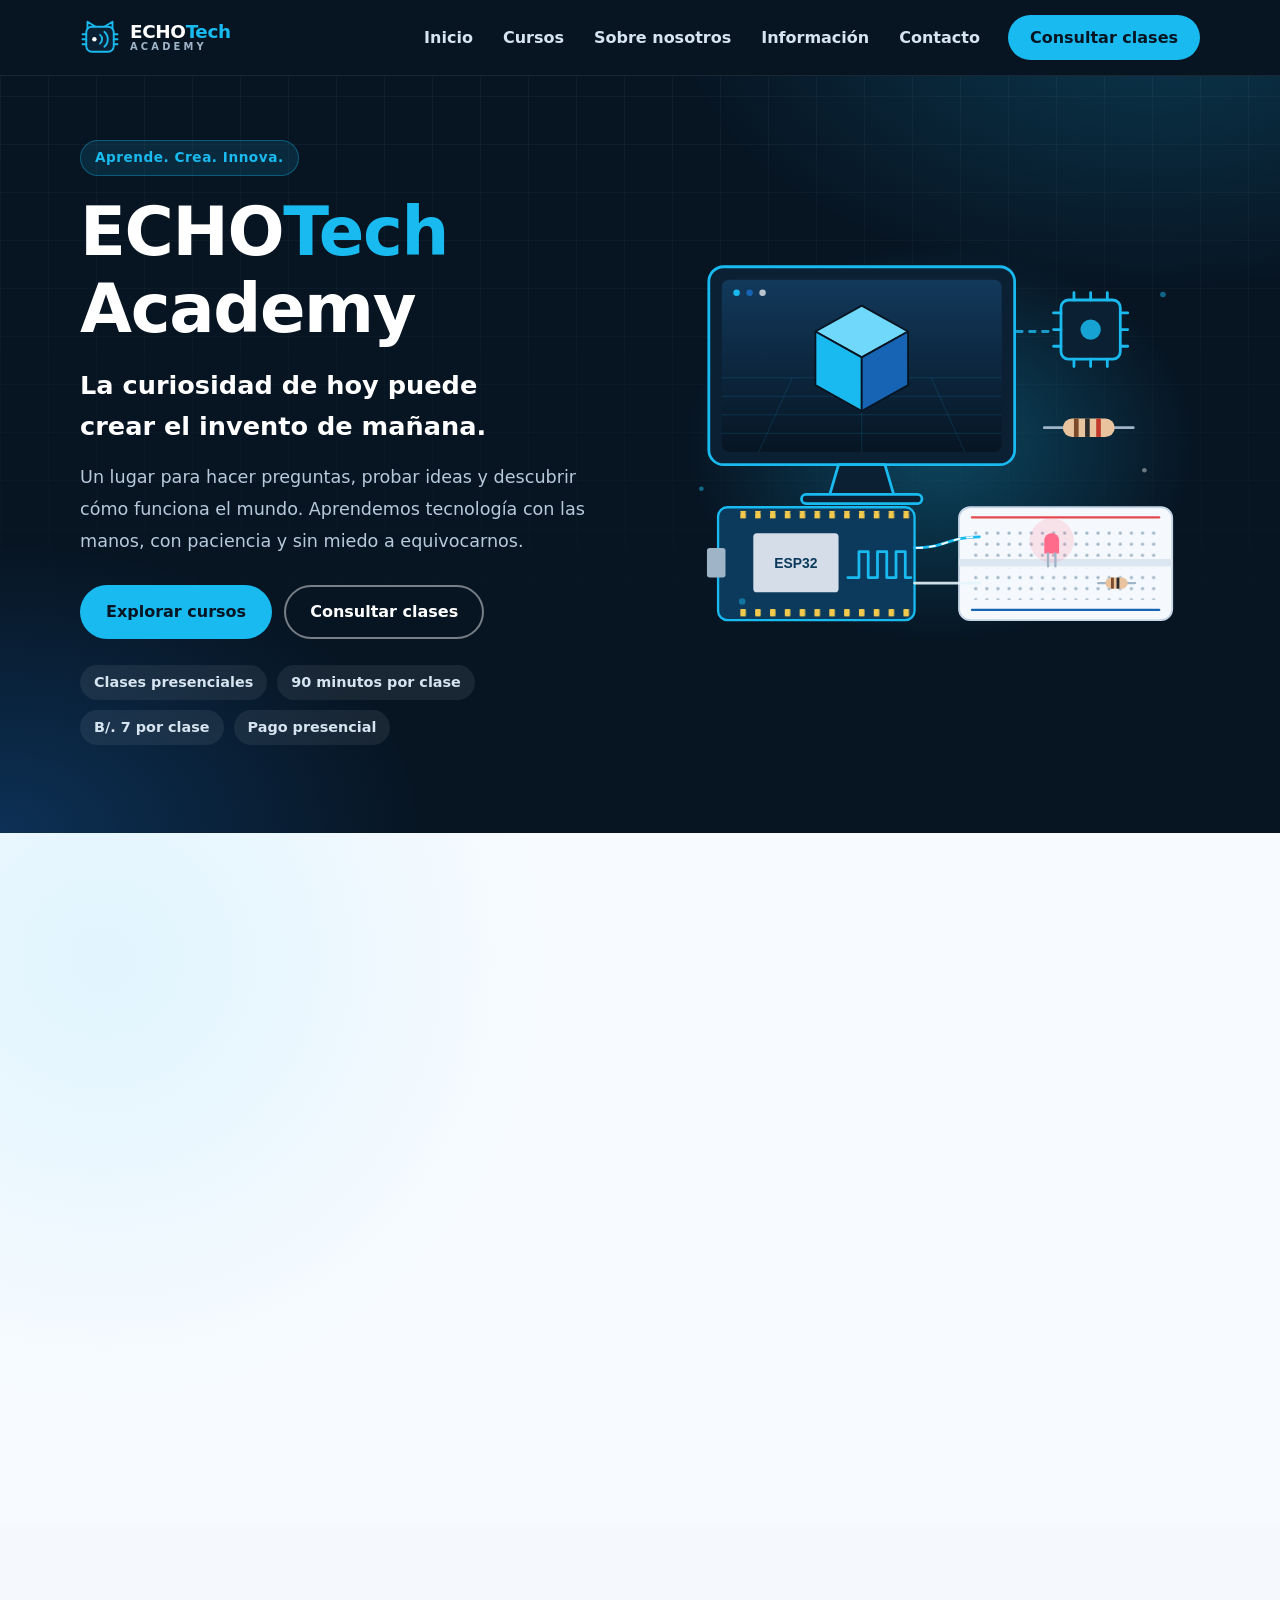
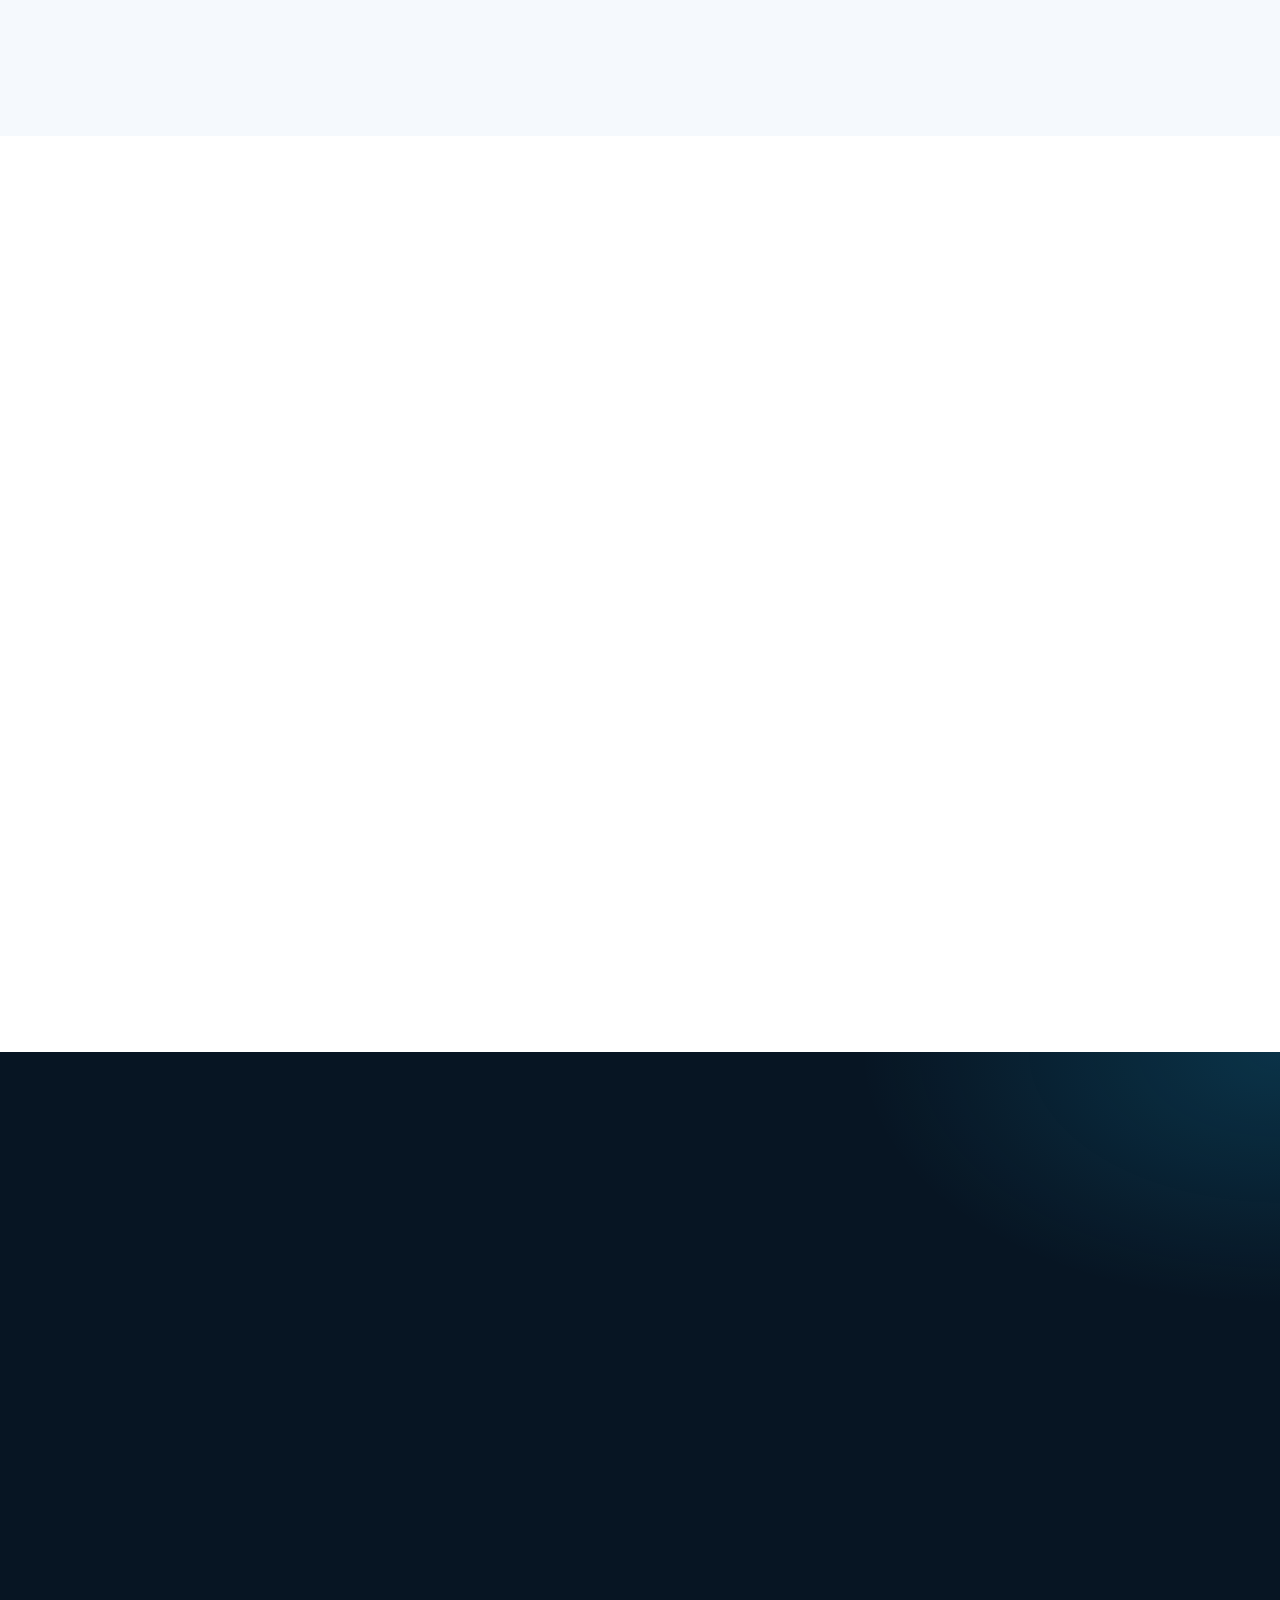
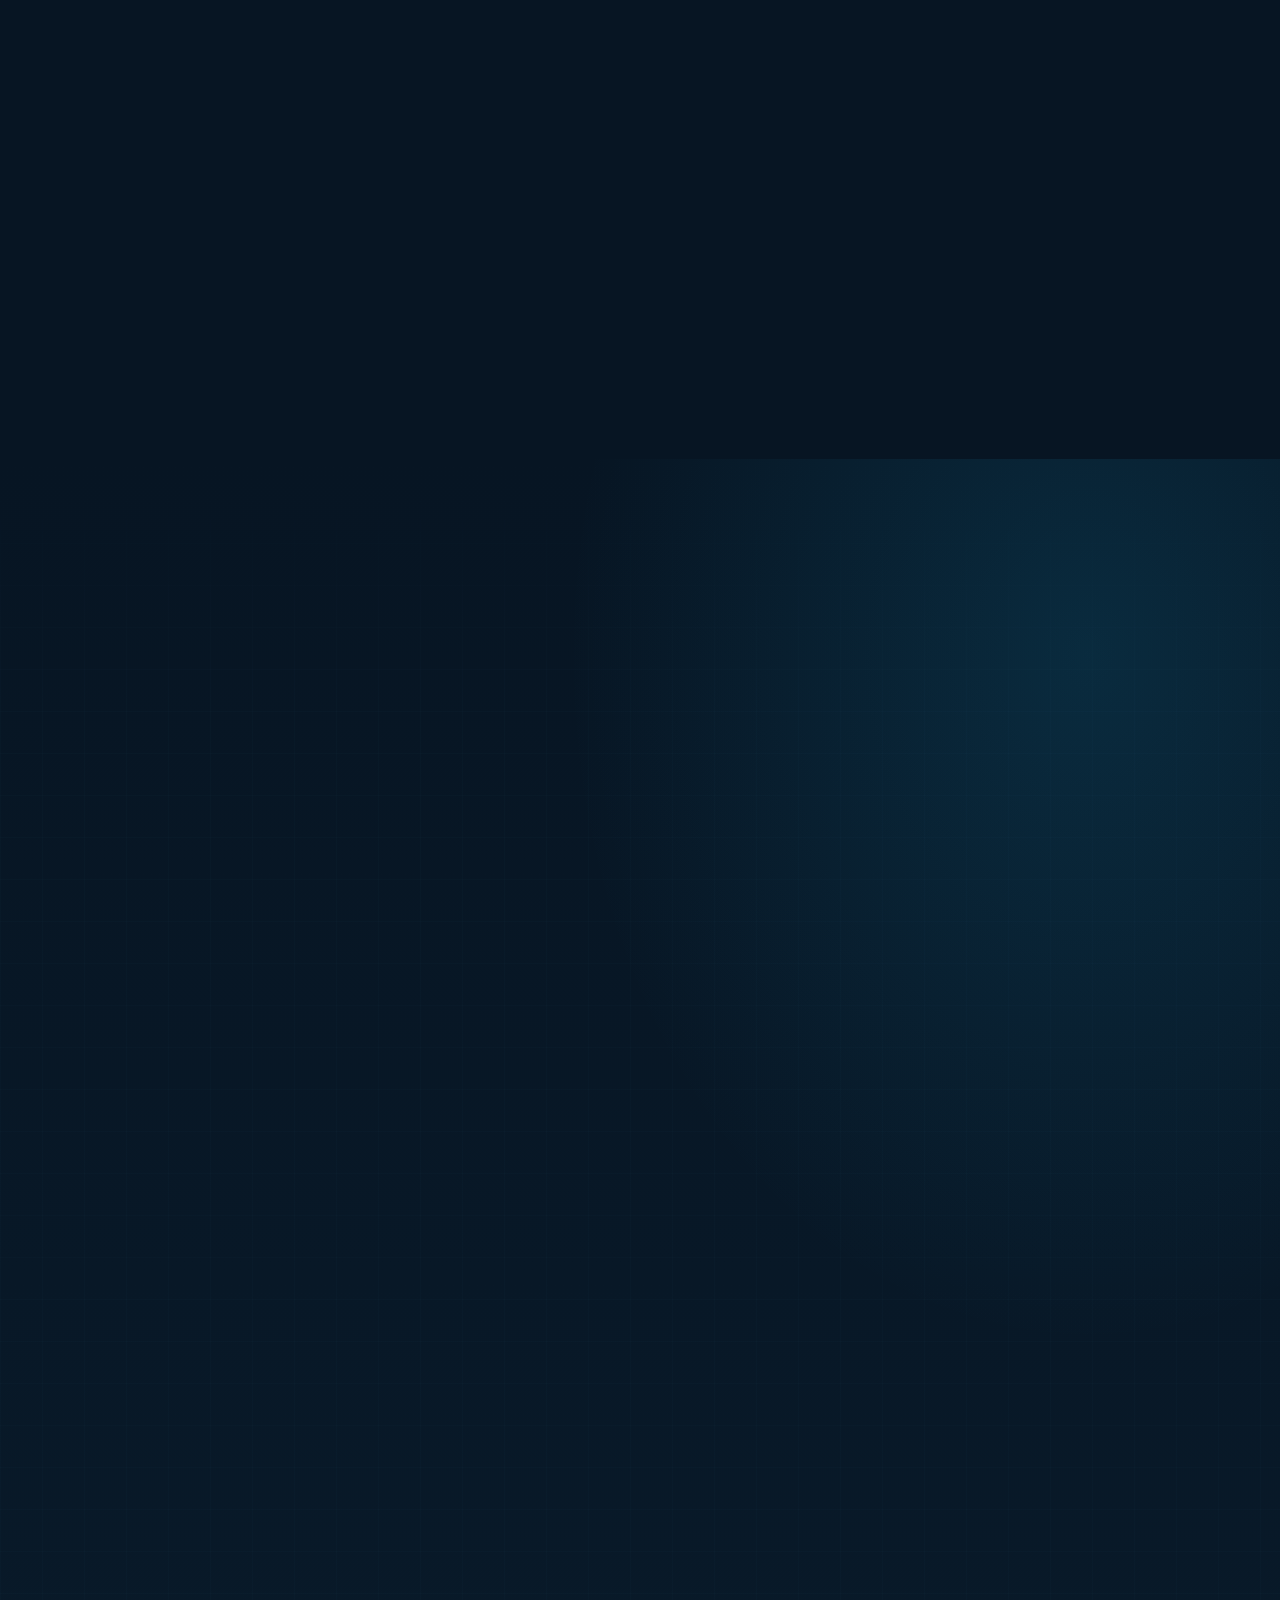
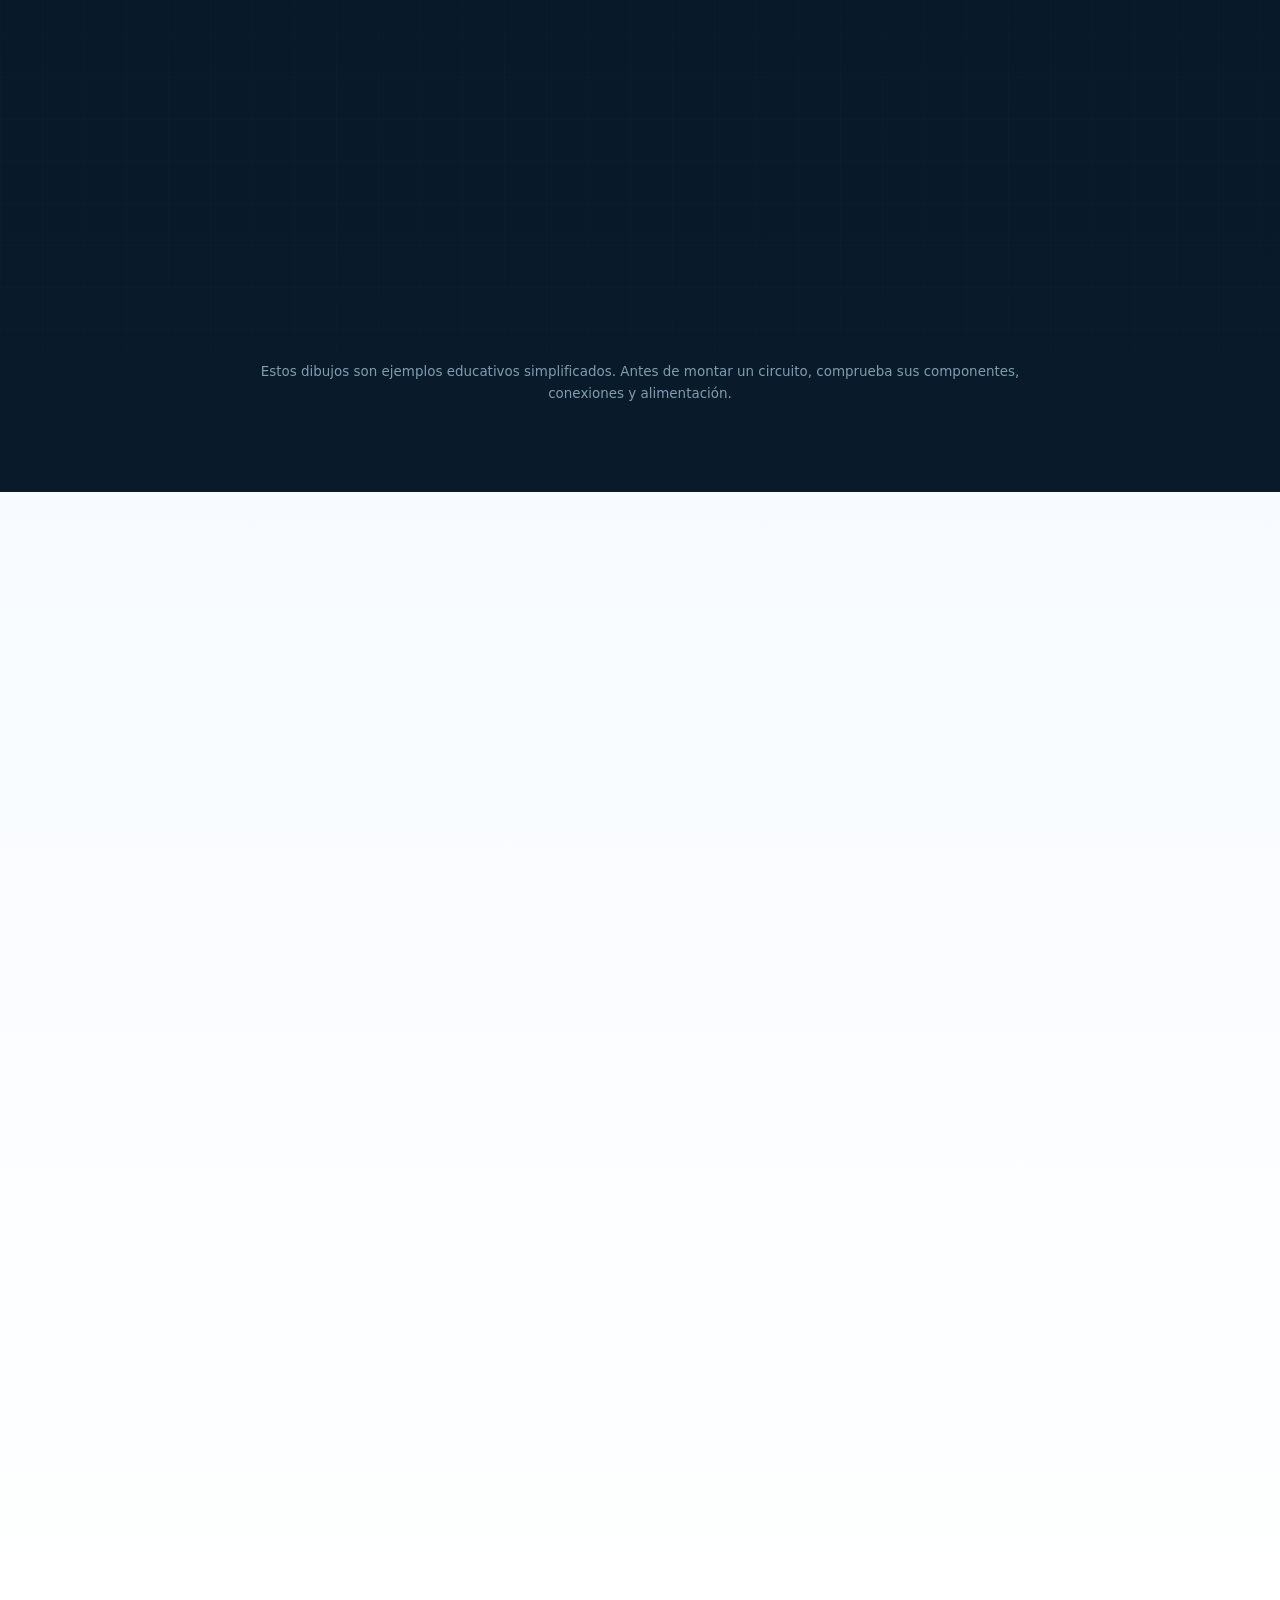
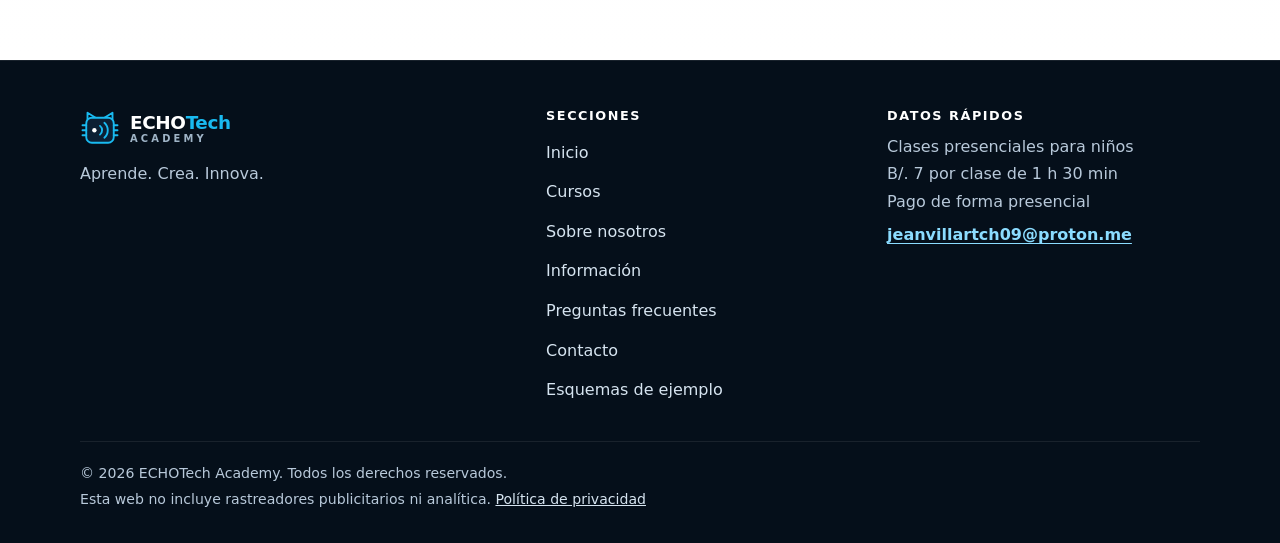
<file: index.html>
<!DOCTYPE html>
<html lang="es">
<head>
  <meta charset="utf-8">
  <meta name="viewport" content="width=device-width, initial-scale=1">
  <title>ECHOTech Academy | Clases de tecnología para niños</title>
  <meta name="description" content="Clases presenciales de electrónica, informática básica, diseño 3D y Arduino y ESP32 para niños. Consulta los cursos y precios de ECHOTech Academy.">
  <meta name="theme-color" content="#071523">
  <meta http-equiv="Content-Security-Policy" content="default-src 'self'; base-uri 'self'; object-src 'none'; script-src 'self'; style-src 'self'; img-src 'self'; font-src 'self'; connect-src 'self'; frame-src https://www.google.com https://maps.google.com; form-action 'self' mailto:; upgrade-insecure-requests">
  <meta name="referrer" content="strict-origin-when-cross-origin">
  <meta http-equiv="Permissions-Policy" content="camera=(), microphone=(), geolocation=()">

  <!-- Open Graph (vista previa al compartir el enlace) -->
  <meta property="og:type" content="website">
  <meta property="og:site_name" content="ECHOTech Academy">
  <meta property="og:locale" content="es_PA">
  <meta property="og:title" content="ECHOTech Academy | Clases de tecnología para niños">
  <meta property="og:description" content="Clases presenciales de electrónica, informática básica, diseño 3D y Arduino y ESP32 para niños. Consulta los cursos y precios de ECHOTech Academy.">

  <link rel="icon" type="image/svg+xml" href="favicon.svg">
  <link rel="apple-touch-icon" href="apple-touch-icon.png">
  <link rel="stylesheet" href="styles.css">

</head>

<body>
  <a class="skip-link" href="#contenido">Saltar al contenido</a>

  <!-- ============ ENCABEZADO ============ -->
  <header class="site-header" id="site-header">
    <div class="container header-inner">
      <a class="brand" href="#inicio" aria-label="ECHOTech Academy, ir al inicio">
        <img src="logo-mark-dark.svg" width="40" height="40" alt="" aria-hidden="true">
        <span class="brand-name">ECHO<span>Tech</span><small>Academy</small></span>
      </a>

      <nav aria-label="Navegación principal">
        <button class="nav-toggle" id="nav-toggle" type="button" aria-expanded="false" aria-controls="nav-menu">
          <span class="sr-only">Abrir menú</span>
          <span class="bar" aria-hidden="true"></span>
          <span class="bar" aria-hidden="true"></span>
          <span class="bar" aria-hidden="true"></span>
        </button>

        <ul class="nav-menu" id="nav-menu">
          <li><a href="#inicio">Inicio</a></li>
          <li><a href="#cursos">Cursos</a></li>
          <li><a href="#sobre-nosotros">Sobre nosotros</a></li>
          <li><a href="#informacion">Información</a></li>
          <li><a href="#contacto">Contacto</a></li>
          <li class="nav-cta"><a class="btn btn-primary btn-sm" href="#contacto">Consultar clases</a></li>
        </ul>
      </nav>
    </div>
  </header>

  <main id="contenido">

    <!-- ============ HERO ============ -->
    <section class="hero" id="inicio" aria-labelledby="hero-title">
      <div class="container hero-grid">
        <div class="hero-text">
          <span class="hero-badge">Aprende. Crea. Innova.</span>
          <h1 id="hero-title">ECHO<span>Tech</span> Academy</h1>
          <p class="hero-tagline">La curiosidad de hoy puede crear el invento de mañana.</p>
          <p class="hero-desc">Un lugar para hacer preguntas, probar ideas y descubrir cómo funciona el mundo. Aprendemos tecnología con las manos, con paciencia y sin miedo a equivocarnos.</p>

          <div class="hero-actions">
            <a class="btn btn-primary" href="#cursos">Explorar cursos</a>
            <a class="btn btn-ghost" href="#contacto">Consultar clases</a>
          </div>

          <ul class="hero-facts" aria-label="Datos rápidos">
            <li>Clases presenciales</li>
            <li>90 minutos por clase</li>
            <li>B/. 7 por clase</li>
            <li>Pago presencial</li>
          </ul>
        </div>

        <div class="hero-visual">
          <img src="hero-illustration.svg" width="560" height="440" fetchpriority="high"
               alt="Ilustración de un ordenador que muestra un cubo 3D, junto a una placa ESP32 y una protoboard con un LED">
        </div>
      </div>
    </section>

    <!-- ============ UNA EXPERIENCIA CERCANA ============ -->
    <section class="section welcome" aria-labelledby="welcome-title">
      <div class="container">
        <div class="welcome-intro reveal">
          <span class="eyebrow">Mucho más que una pantalla</span>
          <h2 id="welcome-title">Aquí las ideas tienen espacio para crecer.</h2>
          <p>No esperamos que un estudiante llegue sabiéndolo todo. La idea es acompañarlo desde donde está, celebrar sus avances y convertir cada duda en una oportunidad para aprender.</p>
        </div>
        <div class="welcome-grid">
          <article class="welcome-card reveal">
            <span class="welcome-symbol" aria-hidden="true">01</span>
            <h3>Pregunta sin miedo</h3>
            <p>La curiosidad es bienvenida. Entender el porqué importa tanto como aprender a hacerlo.</p>
          </article>
          <article class="welcome-card reveal">
            <span class="welcome-symbol" aria-hidden="true">02</span>
            <h3>Aprende haciendo</h3>
            <p>Exploramos conceptos con actividades y proyectos, paso a paso y con atención a la seguridad.</p>
          </article>
          <article class="welcome-card reveal">
            <span class="welcome-symbol" aria-hidden="true">03</span>
            <h3>Cada avance cuenta</h3>
            <p>Un circuito que funciona, una figura diseñada o un problema resuelto: todo empieza con un intento.</p>
          </article>
        </div>
      </div>
    </section>

    <!-- ============ CURSOS ============ -->
    <section class="section courses" id="cursos" aria-labelledby="cursos-title">
      <div class="container">
        <div class="section-head reveal">
          <span class="eyebrow">Cursos</span>
          <h2 id="cursos-title">Descubre el mundo de la tecnología</h2>
          <p>Cuatro caminos para explorar la tecnología a tu ritmo, hacer preguntas y crear proyectos con tus propias manos.</p>
        </div>

        <div class="course-grid">

          <article class="course-card course-card--1 reveal">
            <div class="course-icon" aria-hidden="true">
              <svg viewBox="0 0 24 24" fill="none" stroke="currentColor" stroke-width="2" stroke-linecap="round" stroke-linejoin="round">
                <path d="M13 2 4 14h7l-1 8 9-12h-7z"/>
              </svg>
            </div>

            <h3>Electrónica</h3>
            <p>Descubre cómo funcionan los componentes electrónicos, aprende a interpretar circuitos sencillos y comprende los fundamentos de la electricidad mediante actividades prácticas y seguras.</p>
            <p class="topics-label">Temas orientativos</p>

            <ul class="topics">
              <li>Resistencias, LED y diodos</li>
              <li>Capacitores y protoboards</li>
              <li>Circuitos básicos</li>
              <li>Alimentación y polaridad</li>
              <li>Uso introductorio del multímetro</li>
            </ul>

            <a class="btn btn-outline" href="#contacto" data-curso="electronica" aria-label="Consultar este curso: Electrónica">Consultar este curso</a>
          </article>

          <article class="course-card course-card--2 reveal">
            <div class="course-icon" aria-hidden="true">
              <svg viewBox="0 0 24 24" fill="none" stroke="currentColor" stroke-width="2" stroke-linecap="round" stroke-linejoin="round">
                <rect x="3" y="4" width="18" height="12" rx="2"/>
                <path d="M8 20h8M12 16v4"/>
              </svg>
            </div>

            <h3>Informática básica</h3>
            <p>Aprende los fundamentos del uso del ordenador y desarrolla habilidades digitales útiles para estudiar, crear y resolver problemas.</p>
            <p class="topics-label">Temas orientativos</p>

            <ul class="topics">
              <li>Partes del ordenador</li>
              <li>Sistema operativo</li>
              <li>Archivos y carpetas</li>
              <li>Navegación segura por Internet</li>
              <li>Hardware y software</li>
            </ul>

            <a class="btn btn-outline" href="#contacto" data-curso="informatica" aria-label="Consultar este curso: Informática básica">Consultar este curso</a>
          </article>

          <article class="course-card course-card--3 reveal">
            <div class="course-icon" aria-hidden="true">
              <svg viewBox="0 0 24 24" fill="none" stroke="currentColor" stroke-width="2" stroke-linecap="round" stroke-linejoin="round">
                <path d="M12 2 3 7v10l9 5 9-5V7z"/>
                <path d="M3 7l9 5 9-5M12 12v10"/>
              </svg>
            </div>

            <h3>Diseño 3D</h3>
            <p>Transforma ideas en modelos tridimensionales y descubre cómo diseñar objetos utilizando herramientas digitales.</p>
            <p class="topics-label">Temas orientativos</p>

            <ul class="topics">
              <li>Conceptos de modelado 3D</li>
              <li>Formas geométricas</li>
              <li>Escala y proporciones</li>
              <li>Construcción de modelos sencillos</li>
              <li>Herramientas de edición</li>
            </ul>

            <a class="btn btn-outline" href="#contacto" data-curso="diseno-3d" aria-label="Consultar este curso: Diseño 3D">Consultar este curso</a>
          </article>

          <article class="course-card course-card--4 reveal">
            <div class="course-icon" aria-hidden="true">
              <svg viewBox="0 0 24 24" fill="none" stroke="currentColor" stroke-width="2" stroke-linecap="round" stroke-linejoin="round">
                <rect x="6" y="6" width="12" height="12" rx="2"/>
                <rect x="9.5" y="9.5" width="5" height="5" rx="1"/>
                <path d="M9 2v4M15 2v4M9 18v4M15 18v4M2 9h4M2 15h4M18 9h4M18 15h4"/>
              </svg>
            </div>

            <h3>Arduino y ESP32</h3>
            <p>Descubre cómo programar microcontroladores y conectar sensores, luces y otros componentes para desarrollar proyectos electrónicos interactivos.</p>
            <p class="topics-label">Temas orientativos</p>

            <ul class="topics">
              <li>Introducción a Arduino y ESP32</li>
              <li>Entradas y salidas digitales</li>
              <li>LED y resistencias</li>
              <li>Lectura de sensores</li>
              <li>Programación introductoria</li>
            </ul>

            <a class="btn btn-outline" href="#contacto" data-curso="arduino-esp32" aria-label="Consultar este curso: Arduino y ESP32">Consultar este curso</a>
          </article>

        </div>

        <p class="courses-note reveal">Los contenidos se adaptan al nivel del estudiante. Los temas indicados son ejemplos orientativos, no un programa oficial certificado.</p>
      </div>
    </section>

    <!-- ============ SOBRE NOSOTROS ============ -->
    <section class="section about dark" id="sobre-nosotros" aria-labelledby="sobre-title">
      <div class="container">
        <div class="section-head reveal">
          <span class="eyebrow">Sobre nosotros</span>
          <h2 id="sobre-title">Aprender tecnología haciendo tecnología</h2>
          <p>ECHOTech Academy nació de una idea sencilla: la tecnología no debería sentirse lejana ni complicada. Queremos que los niños puedan explorarla, entenderla y crear con ella en un ambiente cercano, paciente y respetuoso.</p>
        </div>

        <ol class="principles">
          <li class="reveal">
            <h3>Aprendizaje paso a paso</h3>
            <p>De lo sencillo a lo complejo, a un ritmo cómodo.</p>
          </li>

          <li class="reveal">
            <h3>Creatividad y experimentación</h3>
            <p>Probar, equivocarse y volver a intentar es parte de aprender.</p>
          </li>

          <li class="reveal">
            <h3>Resolución de problemas</h3>
            <p>Pensar cómo resolver un reto antes de buscar la respuesta.</p>
          </li>

          <li class="reveal">
            <h3>Introducción responsable a la tecnología</h3>
            <p>Usar la tecnología con criterio y de forma segura.</p>
          </li>

          <li class="reveal">
            <h3>Desarrollo de habilidades digitales</h3>
            <p>Competencias útiles para estudiar, crear y comunicarse.</p>
          </li>

          <li class="reveal">
            <h3>Aprendizaje adaptado al nivel del estudiante</h3>
            <p>Los contenidos se ajustan a lo que cada niño ya sabe.</p>
          </li>
        </ol>

        <section class="team-section reveal" id="equipo" aria-labelledby="equipo-title">
          <div class="team-heading">
            <span class="eyebrow">Nuestro equipo</span>
            <h3 id="equipo-title">Una idea que crece en familia</h3>
            <p>Detrás de cada clase hay personas que creen que aprender puede ser una experiencia emocionante. Esta academia se construye con acompañamiento, organización y muchas ganas de compartir lo que sabemos.</p>
          </div>
          <div class="team-grid">
            <article class="team-card">
              <span class="team-number" aria-hidden="true">01</span>
              <p class="team-role">Dirección</p>
              <h4>Director de ECHOTech Academy</h4>
              <p>Responsable de la supervisión general, la organización de la academia y la coordinación con las familias.</p>
            </article>
            <article class="team-card">
              <span class="team-number" aria-hidden="true">02</span>
              <p class="team-role">Fundación y tecnología</p>
              <h4>Fundador y coordinador tecnológico</h4>
              <p>Encargado de impulsar la idea, preparar contenidos y desarrollar proyectos de electrónica, programación y diseño 3D.</p>
            </article>
          </div>
        </section>
      </div>
    </section>

    <!-- ============ INFORMACIÓN Y PRECIO ============ -->
    <section class="section info" id="informacion" aria-labelledby="info-title">
      <div class="container">
        <div class="section-head reveal">
          <span class="eyebrow">Información</span>
          <h2 id="info-title">Lo esencial de las clases</h2>
          <p>Modalidad, duración, precio y forma de pago, de un vistazo.</p>
        </div>

        <div class="info-grid">
          <dl class="info-list reveal">
            <div>
              <dt>Modalidad</dt>
              <dd>Presencial</dd>
            </div>
            <div>
              <dt>Público</dt>
              <dd>Niños</dd>
            </div>
            <div>
              <dt>Duración</dt>
              <dd>1 hora y 30 minutos por clase</dd>
            </div>
            <div>
              <dt>Pago</dt>
              <dd>De forma presencial</dd>
            </div>
          </dl>

          <div class="price-card reveal">
            <span class="price-label">Precio</span>
            <p class="price-amount">B/. 7 <small>por clase</small></p>
            <p class="price-note">Cada encuentro dura 90 minutos: tiempo para aprender algo nuevo, ponerlo en práctica y resolver dudas sin apuros. El pago se realiza de forma presencial.</p>
            <a class="btn btn-primary" href="#contacto">Consultar clases</a>
          </div>
        </div>

        <p class="info-note reveal">El pago se realiza de forma presencial; esta página no cobra nada en línea. Para conocer horarios, materiales, cupos y condiciones de inscripción, consulta por correo electrónico.</p>
      </div>
    </section>

    <!-- ============ PREGUNTAS FRECUENTES ============ -->
    <section class="section faq" id="preguntas" aria-labelledby="faq-title">
      <div class="container">
        <div class="section-head reveal">
          <span class="eyebrow">Preguntas frecuentes</span>
          <h2 id="faq-title">Resolvemos tus dudas</h2>
        </div>

        <div class="faq-list">
          <div class="faq-item reveal">
            <h3><button class="faq-q" type="button" id="faq-q1" aria-expanded="false" aria-controls="faq-a1">¿Qué clases ofrece ECHOTech Academy?<span class="faq-icon" aria-hidden="true"></span></button></h3>
            <div class="faq-panel" id="faq-a1" role="region" aria-labelledby="faq-q1"><div><p>Tenemos cuatro áreas para explorar: Electrónica, Informática básica, Diseño 3D y Arduino y ESP32. Empezamos desde lo que cada estudiante sabe y avanzamos paso a paso.</p></div></div>
          </div>

          <div class="faq-item reveal">
            <h3><button class="faq-q" type="button" id="faq-q2" aria-expanded="false" aria-controls="faq-a2">¿Cuánto dura cada clase?<span class="faq-icon" aria-hidden="true"></span></button></h3>
            <div class="faq-panel" id="faq-a2" role="region" aria-labelledby="faq-q2"><div><p>Nos reunimos durante 1 hora y 30 minutos. Hay tiempo para aprender, probar ideas y hacer preguntas.</p></div></div>
          </div>

          <div class="faq-item reveal">
            <h3><button class="faq-q" type="button" id="faq-q3" aria-expanded="false" aria-controls="faq-a3">¿Cuál es el precio?<span class="faq-icon" aria-hidden="true"></span></button></h3>
            <div class="faq-panel" id="faq-a3" role="region" aria-labelledby="faq-q3"><div><p>Cada clase cuesta B/. 7 y dura 1 hora y 30 minutos. Así sabes desde el principio cuánto cuesta cada encuentro.</p></div></div>
          </div>

          <div class="faq-item reveal">
            <h3><button class="faq-q" type="button" id="faq-q9" aria-expanded="false" aria-controls="faq-a9">¿Cómo se realiza el pago?<span class="faq-icon" aria-hidden="true"></span></button></h3>
            <div class="faq-panel" id="faq-a9" role="region" aria-labelledby="faq-q9"><div><p>El pago se realiza de forma presencial. No se cobra nada a través de esta página web.</p></div></div>
          </div>

          <div class="faq-item reveal">
            <h3><button class="faq-q" type="button" id="faq-q4" aria-expanded="false" aria-controls="faq-a4">¿Las clases son presenciales?<span class="faq-icon" aria-hidden="true"></span></button></h3>
            <div class="faq-panel" id="faq-a4" role="region" aria-labelledby="faq-q4"><div><p>Sí, nos encontramos en persona. Escríbenos y te compartiremos los detalles para llegar al lugar de la clase.</p></div></div>
          </div>

          <div class="faq-item reveal">
            <h3><button class="faq-q" type="button" id="faq-q5" aria-expanded="false" aria-controls="faq-a5">¿Necesito conocimientos previos?<span class="faq-icon" aria-hidden="true"></span></button></h3>
            <div class="faq-panel" id="faq-a5" role="region" aria-labelledby="faq-q5"><div><p>No necesitas llegar sabiéndolo todo. Podemos comenzar por lo básico y avanzar paso a paso, con paciencia y práctica.</p></div></div>
          </div>

          <div class="faq-item reveal">
            <h3><button class="faq-q" type="button" id="faq-q6" aria-expanded="false" aria-controls="faq-a6">¿Cómo puedo consultar la disponibilidad?<span class="faq-icon" aria-hidden="true"></span></button></h3>
            <div class="faq-panel" id="faq-a6" role="region" aria-labelledby="faq-q6"><div><p>Cuéntanos qué curso te interesa desde la sección de contacto y te responderemos para informarte sobre los cupos disponibles.</p></div></div>
          </div>

          <div class="faq-item reveal">
            <h3><button class="faq-q" type="button" id="faq-q7" aria-expanded="false" aria-controls="faq-a7">¿Qué materiales debo llevar?<span class="faq-icon" aria-hidden="true"></span></button></h3>
            <div class="faq-panel" id="faq-a7" role="region" aria-labelledby="faq-q7"><div><p>Solo necesitas traer una computadora y su cargador, por si acaso. No hace falta que compres componentes electrónicos ni materiales especiales para venir a la clase.</p></div></div>
          </div>

          <div class="faq-item reveal">
            <h3><button class="faq-q" type="button" id="faq-q8" aria-expanded="false" aria-controls="faq-a8">¿Cómo se coordina la inscripción?<span class="faq-icon" aria-hidden="true"></span></button></h3>
            <div class="faq-panel" id="faq-a8" role="region" aria-labelledby="faq-q8"><div><p>La inscripción la coordina el padre, la madre o la persona tutora. Puede escribirnos desde la sección de contacto y le explicaremos los pasos con gusto.</p></div></div>
          </div>
        </div>
      </div>
    </section>

    <!-- ============ CONTACTO ============ -->
    <section class="section contact dark" id="contacto" aria-labelledby="contacto-title">
      <div class="container contact-grid">
        <div class="contact-text reveal">
          <span class="eyebrow">Contacto</span>
          <h2 id="contacto-title">Comienza tu aventura tecnológica</h2>
          <p>¿Tienes dudas sobre un curso o quieres conocer cómo funcionan las clases? Nos encantará orientarte. Escríbenos y conversemos.</p>
          <p class="contact-email-line">Correo de contacto: <a href="mailto:jeanvillartch09@proton.me">jeanvillartch09@proton.me</a></p>

          <ol class="contact-steps">
            <li>Elige el curso que te interesa y escribe tu consulta.</li>
            <li>Se abrirá tu aplicación de correo con el mensaje ya preparado.</li>
            <li>Revísalo y pulsa «Enviar» en tu correo: ahí termina el proceso.</li>
          </ol>
        </div>

        <div class="form-card reveal">
          <div class="admin-notice" id="admin-notice" hidden>
            <strong>Aviso de configuración:</strong> no se ha podido cargar una dirección de correo válida. Puedes escribir directamente a <a href="mailto:jeanvillartch09@proton.me">jeanvillartch09@proton.me</a> mientras se revisa el formulario.
          </div>

          <form id="contact-form" action="mailto:jeanvillartch09@proton.me" method="post" enctype="text/plain">
            <div class="field">
              <label for="nombre">Nombre del padre, madre o tutor</label>
              <input type="text" id="nombre" name="nombre" autocomplete="name" required aria-describedby="nombre-error" maxlength="80">
              <p class="field-error" id="nombre-error"></p>
            </div>

            <div class="field">
              <label for="correo">Correo electrónico de contacto</label>
              <input type="email" id="correo" name="correo" autocomplete="email" inputmode="email" required aria-describedby="correo-error" maxlength="120">
              <p class="field-error" id="correo-error"></p>
            </div>

            <div class="field">
              <label for="curso">Curso de interés</label>
              <select id="curso" name="curso" required aria-describedby="curso-status curso-error">
                <option value="">Selecciona una opción</option>
                <option value="electronica">Electrónica</option>
                <option value="informatica">Informática básica</option>
                <option value="diseno-3d">Diseño 3D</option>
                <option value="arduino-esp32">Arduino y ESP32</option>
                <option value="general">Consulta general</option>
              </select>
              <p class="course-status" id="curso-status" aria-live="polite"></p>
              <p class="field-error" id="curso-error"></p>
            </div>

            <div class="field">
              <label for="mensaje">Mensaje</label>
              <textarea id="mensaje" name="mensaje" required maxlength="600" aria-describedby="mensaje-hint mensaje-error"></textarea>
              <p class="field-hint" id="mensaje-hint"><span id="mensaje-count">0</span>/600 caracteres</p>
              <p class="field-error" id="mensaje-error"></p>
            </div>

            <div class="form-privacy">
              <p><strong>Cómo funciona:</strong> esta web no guarda ni envía tus datos a ningún servidor. Al pulsar el botón se abre tu aplicación de correo con el mensaje preparado, y tú decides si lo envías.</p>
              <p>Los padres, madres o tutores deben gestionar el contacto y la inscripción de los menores. Escribe solo los datos necesarios: no incluyas el nombre completo ni otros datos personales del menor.</p>
            </div>

            <button class="btn btn-primary" type="submit">Preparar mensaje por correo</button>

            <div class="form-status" id="form-status" role="status" aria-live="polite"></div>

            <details class="fallback" id="fallback" hidden>
              <summary>¿No se abrió tu correo? Copia el mensaje</summary>
              <p class="fallback-address">Para: <strong id="fallback-address"></strong></p>
              <label class="sr-only" for="fallback-text">Mensaje preparado</label>
              <textarea id="fallback-text" readonly></textarea>
              <button class="btn btn-outline btn-sm" type="button" id="copy-btn">Copiar mensaje</button>
            </details>
          </form>
        </div>
      </div>
    </section>

    <!-- ============ ESQUEMAS DE EJEMPLO ============ -->
    <section class="section schematics-section" id="esquemas" aria-labelledby="schematics-title">
      <div class="container">
        <div class="schematics-intro reveal">
          <span class="eyebrow">Del concepto al proyecto</span>
          <h2 id="schematics-title">Esquemas de ejemplo</h2>
          <p>Las ideas empiezan con unas líneas. Explora cómo se conectan los componentes antes de construir algo real.</p>
          <span class="schematics-caption"><span class="live-dot" aria-hidden="true"></span> Diagramas ilustrativos · Desplázate para descubrirlos</span>
        </div>

        <div class="schematic-list">
          <article class="schematic-card reveal">
            <div class="schematic-copy">
              <span class="schematic-index">01 / ELECTRÓNICA</span>
              <h3>Un LED que se enciende</h3>
              <p>Una fuente de baja tensión, una resistencia que limita la corriente y un LED conectado con la polaridad correcta.</p>
              <span class="schematic-tag">Circuito básico</span>
            </div>
            <div class="schematic-canvas">
              <svg viewBox="0 0 560 250" role="img" aria-labelledby="led-title led-desc">
                <title id="led-title">Esquema ilustrativo de un LED con resistencia</title>
                <desc id="led-desc">Un circuito sencillo en serie con una fuente, una resistencia y un LED.</desc>
                <path class="draw-line" pathLength="1" d="M80 125 H145 M215 125 H270 M340 125 H455 V205 H80 V125"/>
                <path class="draw-line" pathLength="1" d="M145 105 L145 145 L215 145 L215 105 Z"/>
                <path class="draw-line" pathLength="1" d="M270 105 L310 125 L270 145 Z M310 105 V145"/>
                <path class="draw-line" pathLength="1" d="M287 91 L309 69 M301 68 L309 69 L308 77 M315 104 L337 82 M329 81 L337 82 L336 90"/>
                <path class="draw-line" pathLength="1" d="M80 105 V145 M65 113 H95 M70 137 H90"/>
                <circle class="schematic-node" cx="80" cy="125" r="5"/>
                <circle class="schematic-node" cx="455" cy="125" r="5"/>
                <text x="80" y="88" text-anchor="middle">3.3–5 V</text>
                <text x="180" y="88" text-anchor="middle">Resistencia</text>
                <text x="305" y="178" text-anchor="middle">LED</text>
                <text x="455" y="105" text-anchor="middle">+</text>
                <text x="80" y="178" text-anchor="middle">−</text>
                <text class="svg-note" x="280" y="235" text-anchor="middle">Representación conceptual, no escala real</text>
              </svg>
              <span class="canvas-glow" aria-hidden="true"></span>
            </div>
          </article>

          <article class="schematic-card schematic-card-reverse reveal">
            <div class="schematic-copy">
              <span class="schematic-index">02 / MICROCONTROLADORES</span>
              <h3>Un sensor conectado a ESP32</h3>
              <p>El sensor recibe alimentación y envía una señal a una entrada del microcontrolador para que el programa pueda interpretarla.</p>
              <span class="schematic-tag">Entradas y señales</span>
            </div>
            <div class="schematic-canvas">
              <svg viewBox="0 0 560 250" role="img" aria-labelledby="esp-title esp-desc">
                <title id="esp-title">Diagrama de bloques de un sensor conectado a ESP32</title>
                <desc id="esp-desc">Un sensor se conecta a alimentación, tierra y una entrada de señal de una placa ESP32.</desc>
                <rect class="draw-line" x="45" y="70" width="145" height="112" rx="12"/>
                <rect class="draw-line" x="365" y="55" width="150" height="142" rx="12"/>
                <path class="draw-line" pathLength="1" d="M190 98 H365 M190 126 H365 M190 154 H365"/>
                <path class="draw-line" pathLength="1" d="M110 45 V70 M430 30 V55"/>
                <circle class="schematic-node" cx="190" cy="98" r="5"/>
                <circle class="schematic-node" cx="190" cy="126" r="5"/>
                <circle class="schematic-node" cx="190" cy="154" r="5"/>
                <circle class="schematic-node" cx="365" cy="98" r="5"/>
                <circle class="schematic-node" cx="365" cy="126" r="5"/>
                <circle class="schematic-node" cx="365" cy="154" r="5"/>
                <text x="117" y="112" text-anchor="middle">SENSOR</text>
                <text x="117" y="134" text-anchor="middle" class="svg-note">Módulo</text>
                <text x="440" y="112" text-anchor="middle">ESP32</text>
                <text x="440" y="134" text-anchor="middle" class="svg-note">GPIO</text>
                <text x="278" y="87" text-anchor="middle">VCC</text>
                <text x="278" y="116" text-anchor="middle">SEÑAL</text>
                <text x="278" y="145" text-anchor="middle">GND</text>
                <text x="110" y="35" text-anchor="middle">Alimentación</text>
                <text x="430" y="20" text-anchor="middle">Control</text>
                <text class="svg-note" x="280" y="230" text-anchor="middle">Verifica siempre el voltaje y el pinout del módulo</text>
              </svg>
              <span class="canvas-glow" aria-hidden="true"></span>
            </div>
          </article>

          <article class="schematic-card reveal">
            <div class="schematic-copy">
              <span class="schematic-index">03 / DISEÑO 3D</span>
              <h3>Un objeto, capa por capa</h3>
              <p>Un modelo digital se divide en capas para preparar su fabricación. Cada contorno ayuda a construir la forma final.</p>
              <span class="schematic-tag">Fabricación digital</span>
            </div>
            <div class="schematic-canvas">
              <svg viewBox="0 0 560 250" role="img" aria-labelledby="print-title print-desc">
                <title id="print-title">Capas ilustrativas de un modelo 3D</title>
                <desc id="print-desc">Un objeto geométrico formado por varias capas horizontales apiladas.</desc>
                <path class="draw-line" pathLength="1" d="M165 175 L280 115 L395 175 L280 235 Z"/>
                <path class="draw-line" pathLength="1" d="M165 145 L280 85 L395 145 L280 205 Z"/>
                <path class="draw-line" pathLength="1" d="M165 115 L280 55 L395 115 L280 175 Z"/>
                <path class="draw-line" pathLength="1" d="M165 85 L280 25 L395 85 L280 145 Z"/>
                <path class="draw-line" pathLength="1" d="M165 85 V175 M280 145 V235 M395 85 V175"/>
                <path class="draw-line" pathLength="1" d="M420 85 H470 M420 115 H485 M420 145 H470 M420 175 H485"/>
                <text x="480" y="68" text-anchor="middle">Capas</text>
                <text class="svg-note" x="280" y="245" text-anchor="middle">Vista conceptual de un modelo laminado</text>
              </svg>
              <span class="canvas-glow" aria-hidden="true"></span>
            </div>
          </article>
        </div>
        <p class="schematics-footnote">Estos dibujos son ejemplos educativos simplificados. Antes de montar un circuito, comprueba sus componentes, conexiones y alimentación.</p>
      </div>
    </section>

    <!-- ============ UBICACIÓN DE REFERENCIA ============ -->
    <section class="section location-section" id="ubicacion" aria-labelledby="location-title">
      <div class="container">
        <div class="section-head reveal">
          <span class="eyebrow">Cómo encontrarnos</span>
          <h2 id="location-title">Estamos cerca de Villa Catalina</h2>
          <p>¿Vienes por primera vez? Usamos el Parque Villa Catalina, en Don Bosco, como referencia para ubicar la zona. El punto exacto donde nos reuniremos se confirma por correo antes de la clase.</p>
        </div>
        <div class="location-card reveal">
          <div class="location-map">
            <iframe
              title="Google Maps: Parque Villa Catalina, Don Bosco, Panamá"
              src="https://maps.google.com/maps?output=embed&amp;q=Parque+Villa+Catalina%2C+Don+Bosco%2C+Panam%C3%A1&amp;z=15"
              width="100%"
              height="420"
              loading="lazy"
              referrerpolicy="no-referrer-when-downgrade"
              allowfullscreen>
            </iframe>
          </div>
          <div class="location-details">
            <div class="location-pin" aria-hidden="true">⌖</div>
            <div>
              <h3>Parque Villa Catalina</h3>
              <p>Don Bosco, Ciudad de Panamá</p>
              <p class="location-note">Este parque es una referencia para llegar a la zona; el lugar exacto de la clase se confirma por correo.</p>
              <a class="btn btn-primary" href="https://www.google.com/maps/search/?api=1&query=Parque%20Villa%20Catalina%2C%20Don%20Bosco%2C%20Panam%C3%A1" target="_blank" rel="noopener noreferrer">Abrir ubicación en Google Maps</a>
              <p class="map-fallback">Si tu navegador no permite mostrar el mapa aquí, puedes abrir la ubicación directamente en Google Maps con el botón de arriba.</p>
            </div>
          </div>
        </div>
      </div>
    </section>
  </main>

  <!-- ============ PIE DE PÁGINA ============ -->
  <footer class="site-footer">
    <div class="container">
      <div class="footer-grid">
        <div>
          <a class="brand" href="#inicio" aria-label="ECHOTech Academy, ir al inicio">
            <img src="logo-mark-dark.svg" width="40" height="40" alt="" aria-hidden="true" loading="lazy">
            <span class="brand-name">ECHO<span>Tech</span><small>Academy</small></span>
          </a>
          <p class="footer-tagline">Aprende. Crea. Innova.</p>
        </div>

        <nav aria-label="Secciones">
          <h2 class="footer-title">Secciones</h2>
          <ul class="footer-links">
            <li><a href="#inicio">Inicio</a></li>
            <li><a href="#cursos">Cursos</a></li>
            <li><a href="#sobre-nosotros">Sobre nosotros</a></li>
            <li><a href="#informacion">Información</a></li>
            <li><a href="#preguntas">Preguntas frecuentes</a></li>
            <li><a href="#contacto">Contacto</a></li>
            <li><a href="#esquemas">Esquemas de ejemplo</a></li>
          </ul>
        </nav>

        <div>
          <h2 class="footer-title">Datos rápidos</h2>
          <ul class="footer-links">
            <li>Clases presenciales para niños</li>
            <li>B/. 7 por clase de 1 h 30 min</li>
            <li>Pago de forma presencial</li>
            <li><a href="mailto:jeanvillartch09@proton.me">jeanvillartch09@proton.me</a></li>
          </ul>
        </div>
      </div>

      <div class="footer-bottom">
        <p>© <span id="year">2026</span> ECHOTech Academy. Todos los derechos reservados.</p>
        <p>Esta web no incluye rastreadores publicitarios ni analítica. <a href="politica-privacidad.html" class="footer-privacy-link">Política de privacidad</a></p>
      </div>
    </div>
  </footer>

  <script src="config.js?v=20261108"></script>
  <script src="main.js?v=20261108"></script>
</body>
</html>
</file>
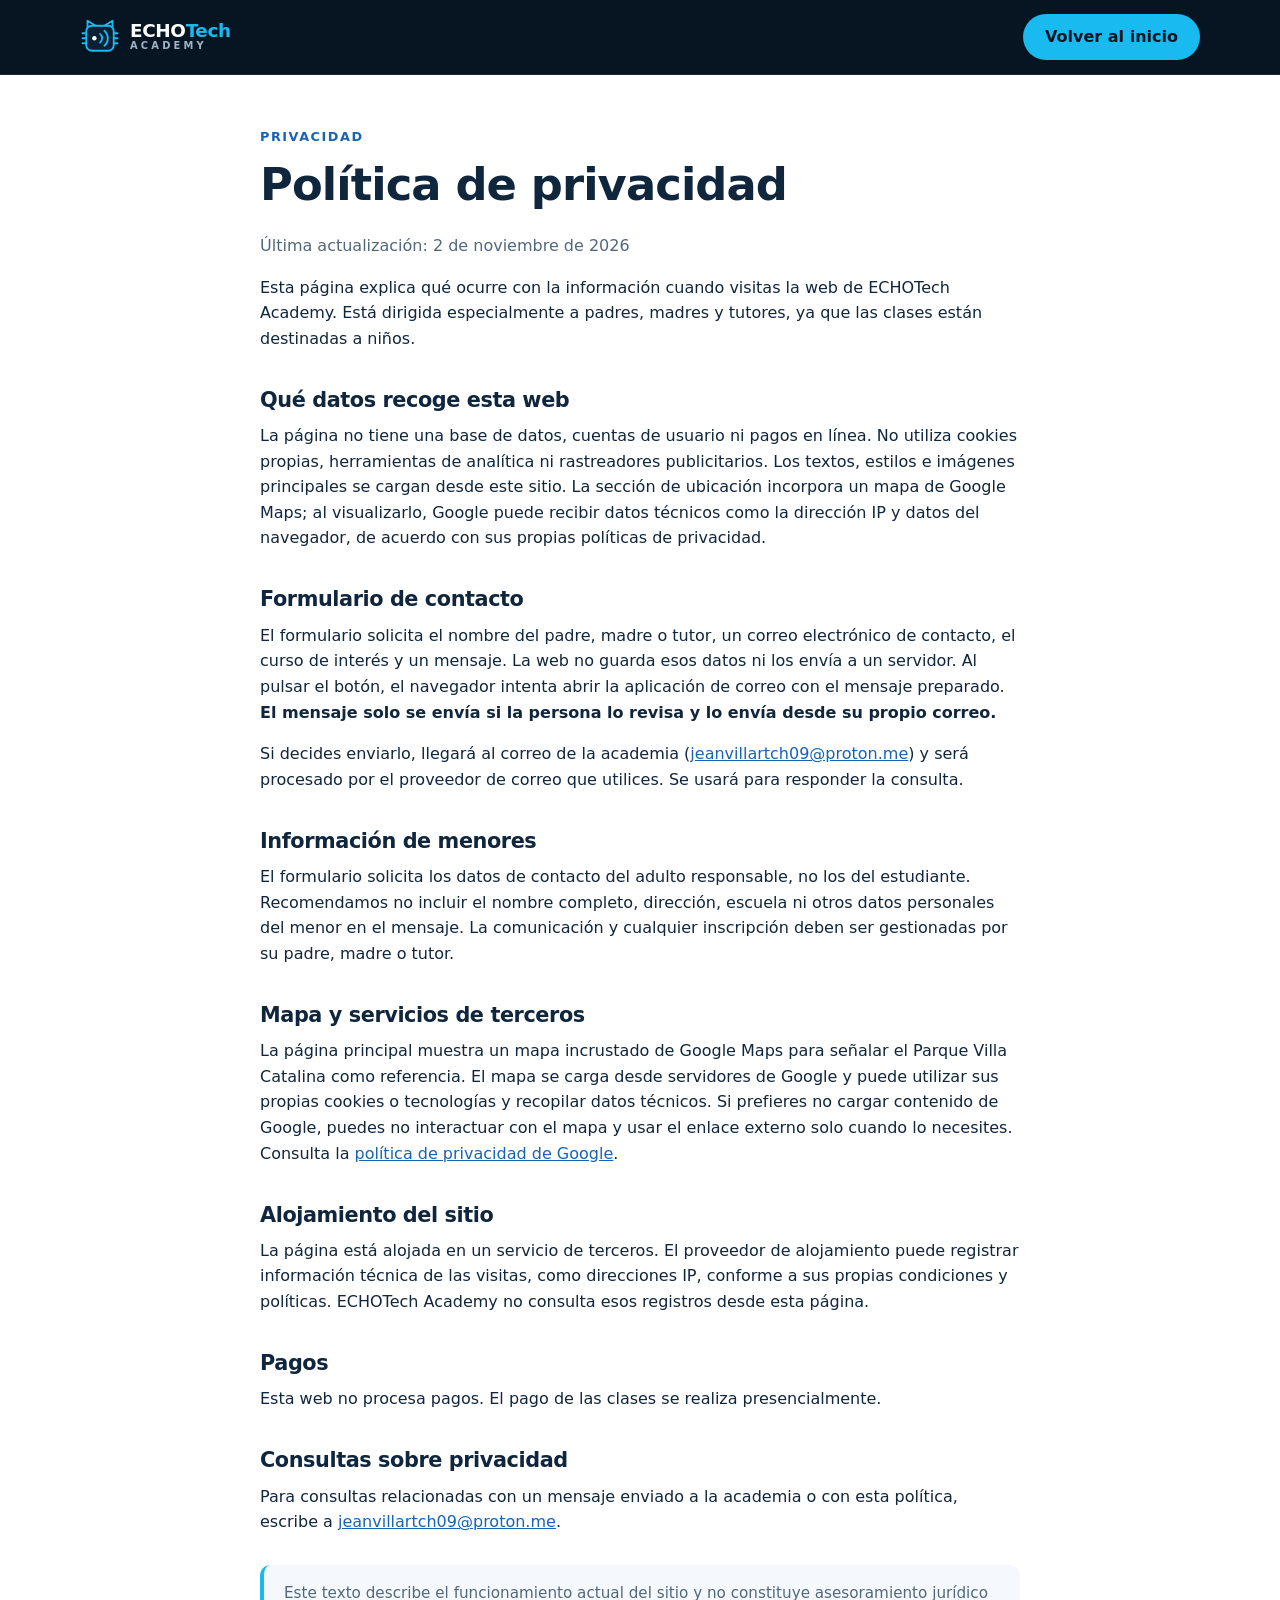
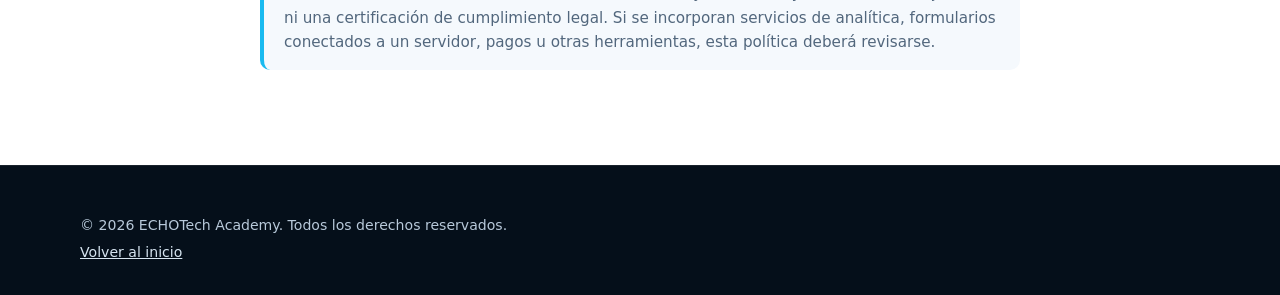
<file: politica-privacidad.html>
<!DOCTYPE html>
<html lang="es">
<head>
  <meta charset="utf-8">
  <meta name="viewport" content="width=device-width, initial-scale=1">
  <meta name="theme-color" content="#071523">
  <meta http-equiv="Content-Security-Policy" content="default-src 'self'; base-uri 'self'; object-src 'none'; script-src 'self'; style-src 'self'; img-src 'self'; font-src 'self'; connect-src 'self'; form-action 'self' mailto:; upgrade-insecure-requests">
  <meta name="referrer" content="strict-origin-when-cross-origin">
  <meta http-equiv="Permissions-Policy" content="camera=(), microphone=(), geolocation=()">
  <meta name="description" content="Información sobre los datos que utiliza la página web de ECHOTech Academy.">
  <title>Política de privacidad | ECHOTech Academy</title>
  <link rel="icon" type="image/svg+xml" href="favicon.svg">
  <link rel="apple-touch-icon" href="apple-touch-icon.png">
  <link rel="stylesheet" href="styles.css">
</head>
<body>
  <a class="skip-link" href="#contenido">Saltar al contenido</a>
  <header class="site-header legal-header">
    <div class="container header-inner">
      <a class="brand" href="index.html" aria-label="ECHOTech Academy, volver al inicio">
        <img src="logo-mark-dark.svg" width="40" height="40" alt="" aria-hidden="true">
        <span class="brand-name">ECHO<span>Tech</span><small>Academy</small></span>
      </a>
      <a class="btn btn-primary btn-sm" href="index.html">Volver al inicio</a>
    </div>
  </header>

  <main id="contenido" class="legal">
    <div class="container">
      <span class="eyebrow">Privacidad</span>
      <h1>Política de privacidad</h1>
      <p class="legal-date">Última actualización: 2 de noviembre de 2026</p>

      <p>Esta página explica qué ocurre con la información cuando visitas la web de ECHOTech Academy. Está dirigida especialmente a padres, madres y tutores, ya que las clases están destinadas a niños.</p>

      <h2>Qué datos recoge esta web</h2>
      <p>La página no tiene una base de datos, cuentas de usuario ni pagos en línea. No utiliza cookies propias, herramientas de analítica ni rastreadores publicitarios. Los textos, estilos e imágenes principales se cargan desde este sitio. La sección de ubicación incorpora un mapa de Google Maps; al visualizarlo, Google puede recibir datos técnicos como la dirección IP y datos del navegador, de acuerdo con sus propias políticas de privacidad.</p>

      <h2>Formulario de contacto</h2>
      <p>El formulario solicita el nombre del padre, madre o tutor, un correo electrónico de contacto, el curso de interés y un mensaje. La web no guarda esos datos ni los envía a un servidor. Al pulsar el botón, el navegador intenta abrir la aplicación de correo con el mensaje preparado. <strong>El mensaje solo se envía si la persona lo revisa y lo envía desde su propio correo.</strong></p>
      <p>Si decides enviarlo, llegará al correo de la academia (<a href="mailto:jeanvillartch09@proton.me">jeanvillartch09@proton.me</a>) y será procesado por el proveedor de correo que utilices. Se usará para responder la consulta.</p>

      <h2>Información de menores</h2>
      <p>El formulario solicita los datos de contacto del adulto responsable, no los del estudiante. Recomendamos no incluir el nombre completo, dirección, escuela ni otros datos personales del menor en el mensaje. La comunicación y cualquier inscripción deben ser gestionadas por su padre, madre o tutor.</p>

      <h2>Mapa y servicios de terceros</h2>
      <p>La página principal muestra un mapa incrustado de Google Maps para señalar el Parque Villa Catalina como referencia. El mapa se carga desde servidores de Google y puede utilizar sus propias cookies o tecnologías y recopilar datos técnicos. Si prefieres no cargar contenido de Google, puedes no interactuar con el mapa y usar el enlace externo solo cuando lo necesites. Consulta la <a href="https://policies.google.com/privacy" target="_blank" rel="noopener noreferrer">política de privacidad de Google</a>.</p>

      <h2>Alojamiento del sitio</h2>
      <p>La página está alojada en un servicio de terceros. El proveedor de alojamiento puede registrar información técnica de las visitas, como direcciones IP, conforme a sus propias condiciones y políticas. ECHOTech Academy no consulta esos registros desde esta página.</p>

      <h2>Pagos</h2>
      <p>Esta web no procesa pagos. El pago de las clases se realiza presencialmente.</p>

      <h2>Consultas sobre privacidad</h2>
      <p>Para consultas relacionadas con un mensaje enviado a la academia o con esta política, escribe a <a href="mailto:jeanvillartch09@proton.me">jeanvillartch09@proton.me</a>.</p>

      <p class="legal-note">Este texto describe el funcionamiento actual del sitio y no constituye asesoramiento jurídico ni una certificación de cumplimiento legal. Si se incorporan servicios de analítica, formularios conectados a un servidor, pagos u otras herramientas, esta política deberá revisarse.</p>
    </div>
  </main>

  <footer class="site-footer legal-footer">
    <div class="container footer-bottom legal-footer-bottom">
      <p>© <span id="year">2026</span> ECHOTech Academy. Todos los derechos reservados.</p>
      <p><a href="index.html" class="footer-privacy-link">Volver al inicio</a></p>
    </div>
  </footer>
  <script src="config.js"></script>
  <script src="main.js"></script>
</body>
</html>
</file>
<file: styles.css>
/* =========================================================
   ECHOTech Academy – Hoja de estilos (mobile-first)
   Índice:
   1. Variables y base
   2. Utilidades y botones
   3. Encabezado y navegación
   4. Hero
   5. Cursos
   6. Sobre nosotros
   7. Información y precio
   8. Preguntas frecuentes
   9. Contacto y formulario
   10. Pie de página
   11. Animaciones y movimiento reducido
   ========================================================= */

/* 1. Variables y base ------------------------------------ */
:root {
  --night: #071523;
  --navy: #0c2034;
  --cyan: #19baf0;
  --blue: #1764b4;
  --white: #ffffff;
  --light: #f5f9fd;
  --text: #10263d;
  --muted: #52677d;
  --line: #d9e5f1;
  --radius: 18px;
  --header-h: 68px;
  --shadow: 0 10px 30px rgba(16, 38, 61, 0.1);
  --font: "Inter", "Manrope", system-ui, -apple-system, "Segoe UI", Roboto,
    "Helvetica Neue", Arial, sans-serif;
}

*,
*::before,
*::after {
  box-sizing: border-box;
}

html {
  scroll-behavior: smooth;
  scroll-padding-top: calc(var(--header-h) + 16px);
  -webkit-text-size-adjust: 100%;
}

body {
  margin: 0;
  font-family: var(--font);
  font-size: 1rem;
  line-height: 1.6;
  color: var(--text);
  background: var(--light);
  overflow-x: clip;
}

img,
svg {
  display: block;
  max-width: 100%;
  height: auto;
}

h1,
h2,
h3 {
  margin: 0 0 0.5em;
  line-height: 1.15;
  letter-spacing: -0.02em;
}

p {
  margin: 0 0 1em;
}

a {
  color: var(--blue);
}

:focus-visible {
  outline: 3px solid var(--blue);
  outline-offset: 3px;
  border-radius: 6px;
}

.dark :focus-visible,
.site-header :focus-visible,
.site-footer :focus-visible,
.skip-link:focus-visible {
  outline-color: var(--cyan);
}

.container {
  width: min(100% - 40px, 1120px);
  margin-inline: auto;
}

/* 2. Utilidades y botones -------------------------------- */
.sr-only {
  position: absolute;
  width: 1px;
  height: 1px;
  margin: -1px;
  padding: 0;
  overflow: hidden;
  clip: rect(0, 0, 0, 0);
  white-space: nowrap;
  border: 0;
}

.skip-link {
  position: fixed;
  top: 8px;
  left: 8px;
  z-index: 200;
  padding: 10px 16px;
  background: var(--night);
  color: var(--white);
  border-radius: 8px;
  transform: translateY(-200%);
}

.skip-link:focus {
  transform: translateY(0);
}

.section {
  padding: 72px 0;
}

.dark {
  background: var(--night);
  color: var(--white);
}

.section-head {
  max-width: 680px;
  margin-bottom: 40px;
}

.section-head p {
  color: var(--muted);
  font-size: 1.08rem;
}

.dark .section-head p {
  color: #b8c9da;
}

.eyebrow {
  display: inline-block;
  margin-bottom: 0.75rem;
  font-size: 0.8rem;
  font-weight: 700;
  letter-spacing: 0.12em;
  text-transform: uppercase;
  color: var(--blue);
}

.dark .eyebrow {
  color: var(--cyan);
}

h2 {
  font-size: clamp(1.7rem, 5.5vw, 2.5rem);
  font-weight: 800;
}

.btn {
  display: inline-flex;
  align-items: center;
  justify-content: center;
  gap: 8px;
  min-height: 48px;
  padding: 12px 24px;
  font: inherit;
  font-weight: 700;
  text-align: center;
  text-decoration: none;
  border: 2px solid transparent;
  border-radius: 999px;
  cursor: pointer;
  transition: transform 0.2s ease, box-shadow 0.2s ease, background 0.2s ease,
    color 0.2s ease, border-color 0.2s ease;
}

.btn:hover {
  transform: translateY(-2px);
}

.btn:active {
  transform: translateY(0);
}

.btn-primary {
  background: var(--cyan);
  color: var(--night);
}

.btn-primary:hover {
  background: #4cccf6;
  box-shadow: 0 8px 22px rgba(25, 186, 240, 0.35);
}

.btn-ghost {
  color: var(--white);
  border-color: rgba(255, 255, 255, 0.45);
  background: transparent;
}

.btn-ghost:hover {
  border-color: var(--cyan);
  background: rgba(25, 186, 240, 0.12);
}

.btn-outline {
  color: var(--blue);
  border-color: var(--blue);
  background: transparent;
}

.btn-outline:hover {
  background: var(--blue);
  color: var(--white);
}

.btn-sm {
  min-height: 44px;
  padding: 8px 20px;
}

/* 3. Encabezado y navegación ----------------------------- */
.site-header {
  position: fixed;
  inset: 0 0 auto 0;
  z-index: 100;
  height: var(--header-h);
  background: var(--night);
  color: var(--white);
  border-bottom: 1px solid rgba(255, 255, 255, 0.08);
  transition: box-shadow 0.25s ease;
}

.site-header.is-scrolled {
  box-shadow: 0 6px 24px rgba(0, 0, 0, 0.35);
}

.header-inner {
  display: flex;
  align-items: center;
  justify-content: space-between;
  height: 100%;
}

.brand {
  display: inline-flex;
  align-items: center;
  gap: 10px;
  color: var(--white);
  text-decoration: none;
}

.brand img {
  width: 40px;
  height: 40px;
}

.brand-name {
  font-size: 1.15rem;
  font-weight: 800;
  letter-spacing: -0.02em;
  line-height: 1.1;
}

.brand-name span {
  color: var(--cyan);
}

.brand-name small {
  display: block;
  font-size: 0.62rem;
  font-weight: 600;
  letter-spacing: 0.32em;
  text-transform: uppercase;
  color: #9fb4c7;
}

.nav-toggle {
  display: inline-flex;
  flex-direction: column;
  align-items: center;
  justify-content: center;
  gap: 5px;
  width: 48px;
  height: 48px;
  padding: 0;
  background: transparent;
  border: 2px solid rgba(255, 255, 255, 0.3);
  border-radius: 12px;
  cursor: pointer;
}

.nav-toggle .bar {
  display: block;
  width: 22px;
  height: 2.5px;
  background: var(--white);
  border-radius: 2px;
  transition: transform 0.25s ease, opacity 0.2s ease;
}

.nav-toggle[aria-expanded="true"] .bar:nth-child(2) {
  transform: translateY(7.5px) rotate(45deg);
}

.nav-toggle[aria-expanded="true"] .bar:nth-child(3) {
  opacity: 0;
}

.nav-toggle[aria-expanded="true"] .bar:nth-child(4) {
  transform: translateY(-7.5px) rotate(-45deg);
}

/* Menú móvil: panel desplegable bajo el encabezado */
.nav-menu {
  position: absolute;
  top: var(--header-h);
  left: 0;
  right: 0;
  margin: 0;
  padding: 12px 20px 22px;
  list-style: none;
  background: var(--navy);
  border-bottom: 1px solid rgba(255, 255, 255, 0.1);
  opacity: 0;
  visibility: hidden;
  transform: translateY(-8px);
  transition: opacity 0.25s ease, transform 0.25s ease, visibility 0s 0.25s;
}

.nav-menu.is-open {
  opacity: 1;
  visibility: visible;
  transform: translateY(0);
  transition-delay: 0s;
}

.nav-menu a:not(.btn) {
  display: block;
  padding: 14px 4px;
  color: #d6e4f0;
  font-weight: 600;
  text-decoration: none;
  border-bottom: 1px solid rgba(255, 255, 255, 0.08);
}

.nav-menu a:not(.btn):hover {
  color: var(--white);
}

.nav-menu .nav-cta {
  margin-top: 16px;
}

.nav-menu .nav-cta .btn {
  width: 100%;
}

/* Sin JavaScript: el menú se muestra siempre */
html:not(.js) .nav-toggle {
  display: none;
}

html:not(.js) .site-header {
  position: static;
  height: auto;
}

html:not(.js) .nav-menu {
  position: static;
  opacity: 1;
  visibility: visible;
  transform: none;
}

html:not(.js) .hero {
  padding-top: 40px;
}

/* 4. Hero ------------------------------------------------ */
.hero {
  position: relative;
  padding: calc(var(--header-h) + 44px) 0 64px;
  overflow: hidden;
  color: var(--white);
  background: radial-gradient(
      800px 480px at 90% 0%,
      rgba(25, 186, 240, 0.22),
      transparent 60%
    ),
    radial-gradient(
      700px 480px at 0% 100%,
      rgba(23, 100, 180, 0.35),
      transparent 60%
    ),
    var(--night);
}

.hero::before {
  content: "";
  position: absolute;
  inset: 0;
  background-image: linear-gradient(rgba(255, 255, 255, 0.045) 1px, transparent 1px),
    linear-gradient(90deg, rgba(255, 255, 255, 0.045) 1px, transparent 1px);
  background-size: 48px 48px;
  mask-image: linear-gradient(to bottom, #000 0%, transparent 85%);
  -webkit-mask-image: linear-gradient(to bottom, #000 0%, transparent 85%);
  pointer-events: none;
}

.hero-grid {
  position: relative;
  display: grid;
  gap: 40px;
  align-items: center;
}

.hero-badge {
  display: inline-block;
  margin-bottom: 18px;
  padding: 6px 14px;
  font-size: 0.85rem;
  font-weight: 700;
  letter-spacing: 0.04em;
  color: var(--cyan);
  background: rgba(25, 186, 240, 0.12);
  border: 1px solid rgba(25, 186, 240, 0.35);
  border-radius: 999px;
}

.hero h1 {
  font-size: clamp(2.4rem, 11vw, 4.2rem);
  font-weight: 800;
  margin-bottom: 0.25em;
}

.hero h1 span {
  color: var(--cyan);
}

.hero-tagline {
  margin-bottom: 0.6em;
  font-size: clamp(1.2rem, 4.6vw, 1.6rem);
  font-weight: 700;
}

.hero-desc {
  max-width: 540px;
  color: #b8c9da;
  font-size: 1.1rem;
}

.hero-actions {
  display: flex;
  flex-direction: column;
  gap: 12px;
  margin: 28px 0 26px;
}

.hero-facts {
  display: flex;
  flex-wrap: wrap;
  gap: 10px;
  margin: 0;
  padding: 0;
  list-style: none;
}

.hero-facts li {
  padding: 6px 14px;
  font-size: 0.9rem;
  font-weight: 600;
  color: #d6e4f0;
  background: rgba(255, 255, 255, 0.07);
  border-radius: 999px;
}

.hero-visual img {
  width: 100%;
  max-width: 560px;
  margin-inline: auto;
}

/* 5. Cursos ---------------------------------------------- */
.courses {
  background: var(--light);
}

.course-grid {
  display: grid;
  gap: 20px;
  grid-template-columns: repeat(auto-fit, minmax(min(100%, 250px), 1fr));
}

.course-card {
  display: flex;
  flex-direction: column;
  padding: 26px 24px 24px;
  background: var(--white);
  border: 1px solid var(--line);
  border-top: 4px solid var(--accent);
  border-radius: var(--radius);
  box-shadow: var(--shadow);
  transition: transform 0.25s ease, box-shadow 0.25s ease;
}

.course-card:hover {
  transform: translateY(-4px);
  box-shadow: 0 18px 38px rgba(16, 38, 61, 0.16);
}

.course-card--1 { --accent: #19baf0; --accent-dark: #0a7ba3; --accent-soft: #e3f6fd; }
.course-card--2 { --accent: #1764b4; --accent-dark: #1764b4; --accent-soft: #e6effa; }
.course-card--3 { --accent: #7b61ff; --accent-dark: #5238d6; --accent-soft: #eeeaff; }
.course-card--4 { --accent: #12b886; --accent-dark: #0b7a59; --accent-soft: #e0f7ef; }

.course-icon {
  display: grid;
  place-items: center;
  width: 56px;
  height: 56px;
  margin-bottom: 16px;
  color: var(--accent-dark);
  background: var(--accent-soft);
  border-radius: 14px;
}

.course-icon svg {
  width: 28px;
  height: 28px;
}

.course-card h3 {
  font-size: 1.35rem;
  font-weight: 800;
}

.course-card > p {
  color: var(--muted);
  font-size: 0.98rem;
}

.topics-label {
  margin: 4px 0 8px;
  font-size: 0.78rem;
  font-weight: 700;
  letter-spacing: 0.08em;
  text-transform: uppercase;
  color: var(--muted);
}

.topics {
  margin: 0 0 22px;
  padding: 0;
  list-style: none;
  font-size: 0.95rem;
}

.topics li {
  position: relative;
  padding: 3px 0 3px 24px;
}

.topics li::before {
  content: "";
  position: absolute;
  left: 4px;
  top: 0.78em;
  width: 8px;
  height: 8px;
  background: var(--accent);
  border-radius: 50%;
}

.course-card .btn {
  margin-top: auto;
}

.courses-note {
  margin: 28px 0 0;
  padding: 16px 20px;
  font-size: 0.95rem;
  color: var(--muted);
  background: var(--white);
  border-left: 4px solid var(--cyan);
  border-radius: 10px;
}

/* 6. Sobre nosotros -------------------------------------- */
.about {
  background: var(--night);
}

.principles {
  display: grid;
  gap: 16px;
  margin: 0;
  padding: 0;
  list-style: none;
  counter-reset: principle;
  grid-template-columns: repeat(auto-fit, minmax(min(100%, 300px), 1fr));
}

.principles li {
  position: relative;
  padding: 22px 22px 22px 78px;
  background: var(--navy);
  border: 1px solid rgba(255, 255, 255, 0.08);
  border-radius: var(--radius);
  counter-increment: principle;
}

.principles li::before {
  content: counter(principle);
  position: absolute;
  left: 22px;
  top: 22px;
  display: grid;
  place-items: center;
  width: 40px;
  height: 40px;
  font-weight: 800;
  color: var(--night);
  background: var(--cyan);
  border-radius: 12px;
}

.principles h3 {
  margin-bottom: 4px;
  font-size: 1.08rem;
}

.principles p {
  margin: 0;
  font-size: 0.95rem;
  color: #b8c9da;
}

/* 7. Información y precio -------------------------------- */
.info {
  background: var(--light);
}

.info-grid {
  display: grid;
  gap: 24px;
}

.info-list {
  display: grid;
  gap: 14px;
  margin: 0;
}

.info-list > div {
  padding: 20px 22px;
  background: var(--white);
  border: 1px solid var(--line);
  border-radius: var(--radius);
}

.info-list dt {
  font-size: 0.8rem;
  font-weight: 700;
  letter-spacing: 0.1em;
  text-transform: uppercase;
  color: var(--muted);
}

.info-list dd {
  margin: 4px 0 0;
  font-size: 1.3rem;
  font-weight: 800;
}

.price-card {
  display: flex;
  flex-direction: column;
  justify-content: center;
  padding: 34px 28px;
  color: var(--white);
  background: linear-gradient(150deg, var(--navy), var(--night));
  border: 2px solid var(--cyan);
  border-radius: 22px;
  box-shadow: 0 18px 44px rgba(7, 21, 35, 0.3);
}

.price-label {
  font-size: 0.85rem;
  font-weight: 700;
  letter-spacing: 0.12em;
  text-transform: uppercase;
  color: var(--cyan);
}

.price-amount {
  margin: 6px 0 0;
  font-size: clamp(3.4rem, 15vw, 5rem);
  font-weight: 800;
  line-height: 1;
  letter-spacing: -0.03em;
}

.price-amount small {
  font-size: 0.32em;
  font-weight: 700;
  letter-spacing: 0;
  color: #b8c9da;
}

.price-note {
  margin: 14px 0 22px;
  color: #b8c9da;
}

.info-note {
  margin: 28px 0 0;
  color: var(--muted);
}

/* 8. Preguntas frecuentes -------------------------------- */
.faq {
  background: var(--white);
}

.faq-list {
  display: grid;
  gap: 12px;
  max-width: 820px;
}

.faq-item {
  background: var(--light);
  border: 1px solid var(--line);
  border-radius: 14px;
}

.faq-item h3 {
  margin: 0;
  font-size: 1rem;
  letter-spacing: 0;
}

.faq-q {
  display: flex;
  align-items: center;
  justify-content: space-between;
  gap: 16px;
  width: 100%;
  min-height: 56px;
  padding: 14px 20px;
  font: inherit;
  font-weight: 700;
  text-align: left;
  color: var(--text);
  background: transparent;
  border: 0;
  border-radius: 14px;
  cursor: pointer;
}

.faq-q:hover {
  color: var(--blue);
}

.faq-icon {
  position: relative;
  flex: none;
  width: 22px;
  height: 22px;
}

.faq-icon::before,
.faq-icon::after {
  content: "";
  position: absolute;
  top: 50%;
  left: 50%;
  width: 14px;
  height: 2.5px;
  margin: -1.25px 0 0 -7px;
  background: var(--blue);
  border-radius: 2px;
  transition: transform 0.25s ease;
}

.faq-icon::after {
  transform: rotate(90deg);
}

.faq-item.is-open .faq-icon::after {
  transform: rotate(0deg);
}

.faq-panel {
  display: grid;
  grid-template-rows: 1fr;
}

.faq-panel > div {
  overflow: hidden;
}

.faq-panel p {
  margin: 0;
  padding: 0 20px 18px;
  color: var(--muted);
}

/* Con JavaScript, el panel empieza cerrado */
.js .faq-panel {
  grid-template-rows: 0fr;
  visibility: hidden;
  transition: grid-template-rows 0.3s ease, visibility 0s 0.3s;
}

.js .faq-item.is-open .faq-panel {
  grid-template-rows: 1fr;
  visibility: visible;
  transition-delay: 0s;
}

/* 9. Contacto y formulario ------------------------------- */
.contact {
  background: radial-gradient(
      700px 420px at 100% 0%,
      rgba(25, 186, 240, 0.18),
      transparent 60%
    ),
    var(--night);
}

.contact-grid {
  display: grid;
  gap: 32px;
}

.contact-steps {
  margin: 24px 0 0;
  padding: 0;
  list-style: none;
  counter-reset: step;
}

.contact-steps li {
  position: relative;
  margin-bottom: 14px;
  padding-left: 44px;
  color: #d6e4f0;
  counter-increment: step;
}

.contact-steps li::before {
  content: counter(step);
  position: absolute;
  left: 0;
  top: -2px;
  display: grid;
  place-items: center;
  width: 30px;
  height: 30px;
  font-size: 0.9rem;
  font-weight: 800;
  color: var(--night);
  background: var(--cyan);
  border-radius: 50%;
}

.form-card {
  padding: 26px 22px;
  color: var(--text);
  background: var(--white);
  border-radius: 22px;
  box-shadow: 0 20px 50px rgba(0, 0, 0, 0.35);
}

.admin-notice {
  margin-bottom: 20px;
  padding: 14px 16px;
  font-size: 0.95rem;
  color: #5a4300;
  background: #fff4ce;
  border: 1px solid #e5c34d;
  border-radius: 12px;
}

.admin-notice code {
  padding: 1px 6px;
  font-size: 0.9em;
  background: rgba(0, 0, 0, 0.07);
  border-radius: 4px;
}

.field {
  margin-bottom: 18px;
}

.field label {
  display: block;
  margin-bottom: 6px;
  font-weight: 700;
}

.field input,
.field select,
.field textarea {
  width: 100%;
  min-height: 48px;
  padding: 12px 14px;
  font: inherit;
  font-size: 1rem;
  color: var(--text);
  background: var(--white);
  border: 2px solid #9db3c9;
  border-radius: 12px;
  transition: border-color 0.2s ease, box-shadow 0.2s ease;
}

.field textarea {
  min-height: 130px;
  resize: vertical;
}

.field input:focus,
.field select:focus,
.field textarea:focus {
  border-color: var(--blue);
  box-shadow: 0 0 0 3px rgba(23, 100, 180, 0.25);
  outline: none;
}

.field [aria-invalid="true"] {
  border-color: #b3261e;
}

.field-hint {
  margin: 6px 0 0;
  font-size: 0.85rem;
  color: var(--muted);
}

.field-error {
  min-height: 1.3em;
  margin: 6px 0 0;
  font-size: 0.9rem;
  font-weight: 600;
  color: #b3261e;
}

.field-error:empty {
  min-height: 0;
  margin: 0;
}

.field select.is-highlighted {
  animation: select-glow 1.6s ease;
}

.course-status {
  margin: 6px 0 0;
  font-size: 0.9rem;
  font-weight: 600;
  color: #0b7a59;
}

.form-privacy {
  margin: 4px 0 18px;
  padding: 14px 16px;
  font-size: 0.88rem;
  color: var(--muted);
  background: var(--light);
  border-radius: 12px;
}

.form-privacy p {
  margin: 0 0 0.6em;
}

.form-privacy p:last-child {
  margin: 0;
}

.form-status {
  margin-top: 18px;
  padding: 14px 16px;
  font-weight: 600;
  border-radius: 12px;
}

.form-status:empty {
  display: none;
}

.form-status.is-info {
  color: #0b4f7a;
  background: #e3f6fd;
  border: 1px solid #9bd9f2;
}

.form-status.is-warn {
  color: #5a4300;
  background: #fff4ce;
  border: 1px solid #e5c34d;
}

.form-status.is-error {
  color: #8c1d18;
  background: #fdeceb;
  border: 1px solid #f1a9a5;
}

.fallback {
  margin-top: 14px;
  font-size: 0.92rem;
}

.fallback summary {
  cursor: pointer;
  font-weight: 700;
  color: var(--blue);
}

.fallback textarea {
  width: 100%;
  min-height: 150px;
  margin: 10px 0;
  padding: 12px;
  font: inherit;
  font-size: 0.9rem;
  color: var(--text);
  background: var(--light);
  border: 1px solid var(--line);
  border-radius: 10px;
}

.fallback-address {
  margin: 10px 0 0;
}

/* 10. Pie de página -------------------------------------- */
.site-footer {
  padding: 48px 0 28px;
  color: #b8c9da;
  background: #050f1a;
  border-top: 1px solid rgba(255, 255, 255, 0.08);
}

.footer-grid {
  display: grid;
  gap: 28px;
}

.site-footer .brand {
  margin-bottom: 12px;
}

.footer-tagline {
  max-width: 320px;
  margin: 0;
}

.footer-title {
  margin: 0 0 10px;
  font-size: 0.8rem;
  letter-spacing: 0.12em;
  text-transform: uppercase;
  color: var(--white);
}

.footer-links {
  display: grid;
  gap: 2px;
  margin: 0;
  padding: 0;
  list-style: none;
}

.footer-links a {
  display: inline-block;
  padding: 6px 0;
  color: #d6e4f0;
  text-decoration: none;
}

.footer-links a:hover {
  color: var(--cyan);
  text-decoration: underline;
}

.footer-bottom {
  margin-top: 32px;
  padding-top: 20px;
  font-size: 0.88rem;
  border-top: 1px solid rgba(255, 255, 255, 0.08);
}

.footer-bottom p {
  margin: 0 0 4px;
}

/* Página de política de privacidad */
.legal {
  padding: 48px 0 80px;
  background: var(--white);
}

.legal .container {
  max-width: 760px;
}

.legal h1 {
  font-size: clamp(2rem, 7vw, 2.8rem);
  font-weight: 800;
}

.legal h2 {
  margin-top: 1.8em;
  font-size: 1.3rem;
}

.legal-date {
  color: var(--muted);
}

.legal-note {
  margin-top: 2em;
  padding: 16px 20px;
  font-size: 0.95rem;
  color: var(--muted);
  background: var(--light);
  border-left: 4px solid var(--cyan);
  border-radius: 10px;
}

/* 11. Animaciones y movimiento reducido ------------------ */
@keyframes select-glow {
  0% { box-shadow: 0 0 0 0 rgba(25, 186, 240, 0.7); border-color: var(--cyan); }
  60% { box-shadow: 0 0 0 10px rgba(25, 186, 240, 0); border-color: var(--cyan); }
  100% { box-shadow: 0 0 0 0 rgba(25, 186, 240, 0); }
}

/* Aparición suave: solo cuando JavaScript está activo */
.js .reveal {
  opacity: 0;
  transform: translateY(18px);
  transition: opacity 0.6s ease, transform 0.6s ease;
}

.js .reveal.is-visible {
  opacity: 1;
  transform: none;
}

/* Pantallas medianas ------------------------------------- */
@media (min-width: 640px) {
  .hero-actions {
    flex-direction: row;
  }

  .section {
    padding: 88px 0;
  }

  .form-card {
    padding: 34px 32px;
  }

  .footer-grid {
    grid-template-columns: 1.4fr 1fr 1fr;
  }
}

/* Escritorio: barra horizontal --------------------------- */
@media (min-width: 900px) {
  :root {
    --header-h: 76px;
  }

  .nav-toggle {
    display: none;
  }

  .nav-menu {
    position: static;
    display: flex;
    align-items: center;
    gap: 6px;
    padding: 0;
    background: transparent;
    border: 0;
    opacity: 1;
    visibility: visible;
    transform: none;
    transition: none;
  }

  .nav-menu a:not(.btn) {
    position: relative;
    padding: 10px 12px;
    border-bottom: 0;
  }

  .nav-menu a:not(.btn)::after {
    content: "";
    position: absolute;
    left: 12px;
    right: 12px;
    bottom: 4px;
    height: 2px;
    background: var(--cyan);
    transform: scaleX(0);
    transition: transform 0.25s ease;
  }

  .nav-menu a:not(.btn):hover::after {
    transform: scaleX(1);
  }

  .nav-menu .nav-cta {
    margin: 0 0 0 10px;
  }

  .nav-menu .nav-cta .btn {
    width: auto;
  }

  .hero {
    padding: calc(var(--header-h) + 64px) 0 88px;
  }

  .hero-grid {
    grid-template-columns: 1.05fr 1fr;
    gap: 56px;
  }

  .info-grid {
    grid-template-columns: 1fr 1fr;
    align-items: stretch;
  }

  .contact-grid {
    grid-template-columns: 0.9fr 1.1fr;
    gap: 56px;
    align-items: start;
  }
}

@media (prefers-reduced-motion: reduce) {
  html {
    scroll-behavior: auto;
  }

  *,
  *::before,
  *::after {
    animation: none !important;
    transition: none !important;
  }

  .js .reveal {
    opacity: 1;
    transform: none;
  }
}


/* Equipo de ECHOTech Academy ----------------------------- */
.team-section {
  margin-top: 48px;
  padding-top: 40px;
  border-top: 1px solid rgba(255, 255, 255, 0.14);
}

.team-heading {
  max-width: 620px;
  margin-bottom: 24px;
}

.team-heading .eyebrow {
  margin-bottom: 10px;
}

.team-heading h3 {
  margin-bottom: 10px;
  font-size: clamp(1.45rem, 4vw, 2rem);
  font-weight: 800;
}

.team-heading > p {
  color: #b8c9da;
}

.team-grid {
  display: grid;
  gap: 16px;
  grid-template-columns: repeat(auto-fit, minmax(min(100%, 260px), 1fr));
}

.team-card {
  position: relative;
  min-width: 0;
  padding: 26px;
  overflow: hidden;
  background: linear-gradient(145deg, #102b45, #0c2034);
  border: 1px solid rgba(25, 186, 240, 0.22);
  border-radius: var(--radius);
}

.team-number {
  position: absolute;
  top: 14px;
  right: 18px;
  color: rgba(25, 186, 240, 0.22);
  font-size: 2.4rem;
  font-weight: 800;
  line-height: 1;
}

.team-role {
  margin-bottom: 10px;
  color: var(--cyan);
  font-size: 0.78rem;
  font-weight: 800;
  letter-spacing: 0.1em;
  text-transform: uppercase;
}

.team-card h4 {
  max-width: 280px;
  margin: 0 0 10px;
  font-size: 1.2rem;
  line-height: 1.25;
}

.team-card > p:last-child {
  margin: 0;
  color: #b8c9da;
  font-size: 0.96rem;
}


/* Seguridad y presentación de páginas legales */
.legal-header {
  position: static;
  height: auto;
  padding: 14px 0;
}

.legal-footer-bottom {
  margin-top: 0;
  padding-top: 0;
  border-top: 0;
}

.footer-privacy-link {
  color: #d6e4f0;
}


/* Esquemas de ejemplo: galería técnica con trazos animados */
.schematics-section {
  position: relative;
  overflow: hidden;
  color: #edf7ff;
  background:
    radial-gradient(ellipse at 85% 12%, rgba(25, 186, 240, 0.13), transparent 34%),
    linear-gradient(180deg, #071523 0%, #091b2b 100%);
}

.schematics-section::before {
  content: "";
  position: absolute;
  inset: 0;
  pointer-events: none;
  opacity: 0.16;
  background-image: linear-gradient(rgba(105, 177, 215, 0.12) 1px, transparent 1px), linear-gradient(90deg, rgba(105, 177, 215, 0.12) 1px, transparent 1px);
  background-size: 42px 42px;
  mask-image: linear-gradient(to bottom, transparent, #000 15%, #000 85%, transparent);
}

.schematics-section > .container {
  position: relative;
  z-index: 1;
}

.schematics-intro {
  max-width: 720px;
  margin: 0 auto 58px;
  text-align: center;
}

.schematics-intro h2 {
  margin: 12px 0;
  font-size: clamp(2rem, 5vw, 3.4rem);
  letter-spacing: -0.045em;
}

.schematics-intro > p {
  max-width: 600px;
  margin: 0 auto;
  color: #b8c9da;
  font-size: 1.05rem;
}

.schematics-caption {
  display: inline-flex;
  align-items: center;
  gap: 9px;
  margin-top: 24px;
  color: #8eaabd;
  font-size: 0.78rem;
  letter-spacing: 0.06em;
  text-transform: uppercase;
}

.live-dot {
  width: 7px;
  height: 7px;
  border-radius: 50%;
  background: var(--cyan);
  box-shadow: 0 0 14px rgba(25, 186, 240, 0.9);
}

.schematic-list {
  display: grid;
  gap: 24px;
}

.schematic-card {
  display: grid;
  gap: 24px;
  align-items: center;
  padding: clamp(20px, 4vw, 38px);
  overflow: hidden;
  background: linear-gradient(120deg, rgba(16, 43, 69, 0.92), rgba(8, 25, 41, 0.94));
  border: 1px solid rgba(117, 190, 225, 0.17);
  border-radius: 22px;
  box-shadow: 0 24px 70px rgba(0, 0, 0, 0.16);
}

.schematic-copy {
  max-width: 420px;
}

.schematic-index {
  color: var(--cyan);
  font-size: 0.72rem;
  font-weight: 800;
  letter-spacing: 0.13em;
}

.schematic-copy h3 {
  margin: 13px 0 10px;
  color: #f4faff;
  font-size: clamp(1.45rem, 3vw, 2rem);
  line-height: 1.15;
}

.schematic-copy p {
  margin: 0;
  color: #b8c9da;
  line-height: 1.7;
}

.schematic-tag {
  display: inline-flex;
  margin-top: 20px;
  padding: 7px 11px;
  color: #a8eaff;
  background: rgba(25, 186, 240, 0.09);
  border: 1px solid rgba(25, 186, 240, 0.22);
  border-radius: 999px;
  font-size: 0.75rem;
  font-weight: 700;
}

.schematic-canvas {
  position: relative;
  display: grid;
  min-width: 0;
  min-height: 220px;
  place-items: center;
  overflow: hidden;
  background: radial-gradient(ellipse at center, rgba(25, 186, 240, 0.08), transparent 68%);
  border: 1px solid rgba(117, 190, 225, 0.12);
  border-radius: 16px;
}

.schematic-canvas svg {
  position: relative;
  z-index: 1;
  display: block;
  width: 100%;
  max-height: 280px;
  overflow: visible;
}

.schematic-canvas svg text {
  fill: #c8e5f5;
  font-family: inherit;
  font-size: 12px;
  font-weight: 700;
}

.schematic-canvas svg .svg-note {
  fill: #7295aa;
  font-size: 9px;
  font-weight: 500;
}

.schematic-canvas .draw-line {
  fill: none;
  stroke: #35c6f2;
  stroke-width: 2.2;
  stroke-linecap: round;
  stroke-linejoin: round;
  stroke-dasharray: 1;
  stroke-dashoffset: 1;
  transition: stroke-dashoffset 1.25s cubic-bezier(0.22, 1, 0.36, 1);
}

.schematic-card.is-visible .draw-line {
  stroke-dashoffset: 0;
}

.schematic-canvas .schematic-node {
  fill: #071523;
  stroke: #8ce5ff;
  stroke-width: 2;
}

.canvas-glow {
  position: absolute;
  inset: auto 12% 8px;
  height: 22px;
  background: rgba(25, 186, 240, 0.18);
  filter: blur(24px);
  border-radius: 50%;
}

.schematics-footnote {
  max-width: 760px;
  margin: 28px auto 0;
  color: #809db0;
  font-size: 0.84rem;
  text-align: center;
}

@media (min-width: 900px) {
  .schematic-card {
    grid-template-columns: minmax(230px, 0.72fr) minmax(0, 1.28fr);
    gap: 42px;
    min-height: 330px;
  }

  .schematic-card-reverse .schematic-copy {
    order: 2;
  }

  .schematic-card-reverse .schematic-canvas {
    order: 1;
  }

  .schematic-canvas {
    min-height: 260px;
  }
}

@media (max-width: 480px) {
  .schematic-canvas {
    min-height: 170px;
  }

  .schematic-canvas svg text {
    font-size: 11px;
  }

  .schematic-canvas svg .svg-note {
    font-size: 8px;
  }
}

@media (prefers-reduced-motion: reduce) {
  .schematic-canvas .draw-line {
    stroke-dashoffset: 0;
    transition: none;
  }
}


/* Experiencia cercana: más calidez, aire y legibilidad */
.welcome {
  position: relative;
  overflow: hidden;
  background:
    radial-gradient(circle at 8% 18%, rgba(25,186,240,.10), transparent 28rem),
    #f7fbff;
}
.welcome-intro {
  max-width: 760px;
  margin: 0 auto 34px;
  text-align: center;
}
.welcome-intro h2 {
  max-width: 680px;
  margin: 0 auto 16px;
  color: var(--night);
  font-size: clamp(2rem, 5vw, 2.8rem);
  letter-spacing: -.04em;
}
.welcome-intro > p {
  max-width: 680px;
  margin: 0 auto;
  color: #536a7e;
  font-size: 1.08rem;
  line-height: 1.8;
}
.welcome-grid {
  display: grid;
  grid-template-columns: repeat(auto-fit, minmax(min(100%, 230px), 1fr));
  gap: 18px;
}
.welcome-card {
  padding: 28px;
  background: rgba(255,255,255,.92);
  border: 1px solid #e0ebf4;
  border-radius: 20px;
  box-shadow: 0 12px 34px rgba(16,38,61,.06);
  transition: transform .22s ease, box-shadow .22s ease;
}
.welcome-card:hover {
  transform: translateY(-4px);
  box-shadow: 0 18px 42px rgba(16,38,61,.10);
}
.welcome-symbol {
  display: inline-grid;
  width: 42px;
  height: 42px;
  margin-bottom: 18px;
  place-items: center;
  color: #075b82;
  background: #dff5ff;
  border-radius: 14px;
  font-size: .8rem;
  font-weight: 850;
  letter-spacing: .06em;
}
.welcome-card h3 {
  margin-bottom: 9px;
  color: var(--night);
  font-size: 1.2rem;
}
.welcome-card p {
  margin: 0;
  color: #536a7e;
  line-height: 1.75;
}
.hero-tagline {
  max-width: 620px;
  text-wrap: balance;
}
.hero-desc {
  max-width: 590px;
  line-height: 1.8;
}
.course-card,
.team-card,
.price-card,
.form-card {
  transition: transform .22s ease, box-shadow .22s ease;
}
.course-card:hover,
.team-card:hover,
.price-card:hover,
.form-card:hover {
  transform: translateY(-3px);
}
.section-head p,
.about .section-head p,
.contact-text > p {
  line-height: 1.8;
}
@media (max-width: 600px) {
  .section { padding: 58px 0; }
  .welcome-card { padding: 23px; }
  .welcome-intro { margin-bottom: 28px; text-align: left; }
}
@media (prefers-reduced-motion: reduce) {
  .welcome-card,
  .course-card,
  .team-card,
  .price-card,
  .form-card { transition: none; }
  .welcome-card:hover,
  .course-card:hover,
  .team-card:hover,
  .price-card:hover,
  .form-card:hover { transform: none; }
}


/* Contacto directo */
.contact-email-line {
  margin-top: 1.25rem;
  padding: 1rem 1.1rem;
  border: 1px solid rgba(255,255,255,.18);
  border-radius: 14px;
  background: rgba(255,255,255,.06);
  overflow-wrap: anywhere;
}
.contact-email-line a,
.footer-links a[href^="mailto:"] {
  color: #8bdcff;
  font-weight: 700;
  text-decoration: underline;
  text-underline-offset: 3px;
}
.contact-email-line a:hover,
.footer-links a[href^="mailto:"]:hover {
  color: #fff;
}


/* Materiales y ubicación: mapa adaptable en móvil y escritorio */
.location-section {
  background: linear-gradient(180deg, #f7fbff 0%, #ffffff 100%);
}

.location-card {
  overflow: hidden;
  border: 1px solid #dce8f2;
  border-radius: 22px;
  background: #fff;
  box-shadow: 0 16px 42px rgba(16, 38, 61, .08);
}

.location-map {
  display: block;
  width: 100%;
  height: clamp(320px, 48vw, 460px);
  overflow: hidden;
  background: #e8f0f5;
}

.location-map iframe {
  display: block;
  width: 100%;
  height: 100%;
  min-height: 0;
  border: 0;
}

.location-details {
  display: flex;
  align-items: flex-start;
  gap: 18px;
  padding: 25px 28px 29px;
}

.location-pin {
  display: grid;
  flex: 0 0 44px;
  width: 44px;
  height: 44px;
  place-items: center;
  color: #075b82;
  background: #dff5ff;
  border-radius: 14px;
  font-size: 1.6rem;
}

.location-details h3 {
  margin: 0 0 5px;
  color: var(--night);
  font-size: 1.25rem;
}

.location-details p {
  margin: 0 0 10px;
  color: #536a7e;
  line-height: 1.65;
}

.location-details .location-note {
  margin: 8px 0 18px;
  font-size: .92rem;
}

.map-fallback {
  margin: 12px 0 0;
  color: #536a7e;
  font-size: .9rem;
  line-height: 1.5;
}

@media (max-width: 600px) {
  .location-map {
    height: 340px;
  }

  .location-details {
    gap: 13px;
    padding: 21px;
  }
}

/* Ajustes táctiles: evita estados hover pegados en móviles */
@media (hover: none) {
  .course-card:hover,
  .welcome-card:hover,
  .team-card:hover,
  .price-card:hover,
  .form-card:hover,
  .btn:hover {
    transform: none;
    box-shadow: inherit;
  }
}

/* Mejor lectura y destino visible al navegar por anclas */
section[id] {
  scroll-margin-top: calc(var(--header-h) + 18px);
}

.section-head h2,
.welcome-intro h2,
.schematics-intro h2 {
  text-wrap: balance;
}

@media (max-width: 380px) {
  .container {
    width: min(100% - 28px, 1120px);
  }

  .hero-actions .btn {
    width: 100%;
    padding-inline: 16px;
  }

  .form-card {
    padding-inline: 16px;
  }
}
</file>
